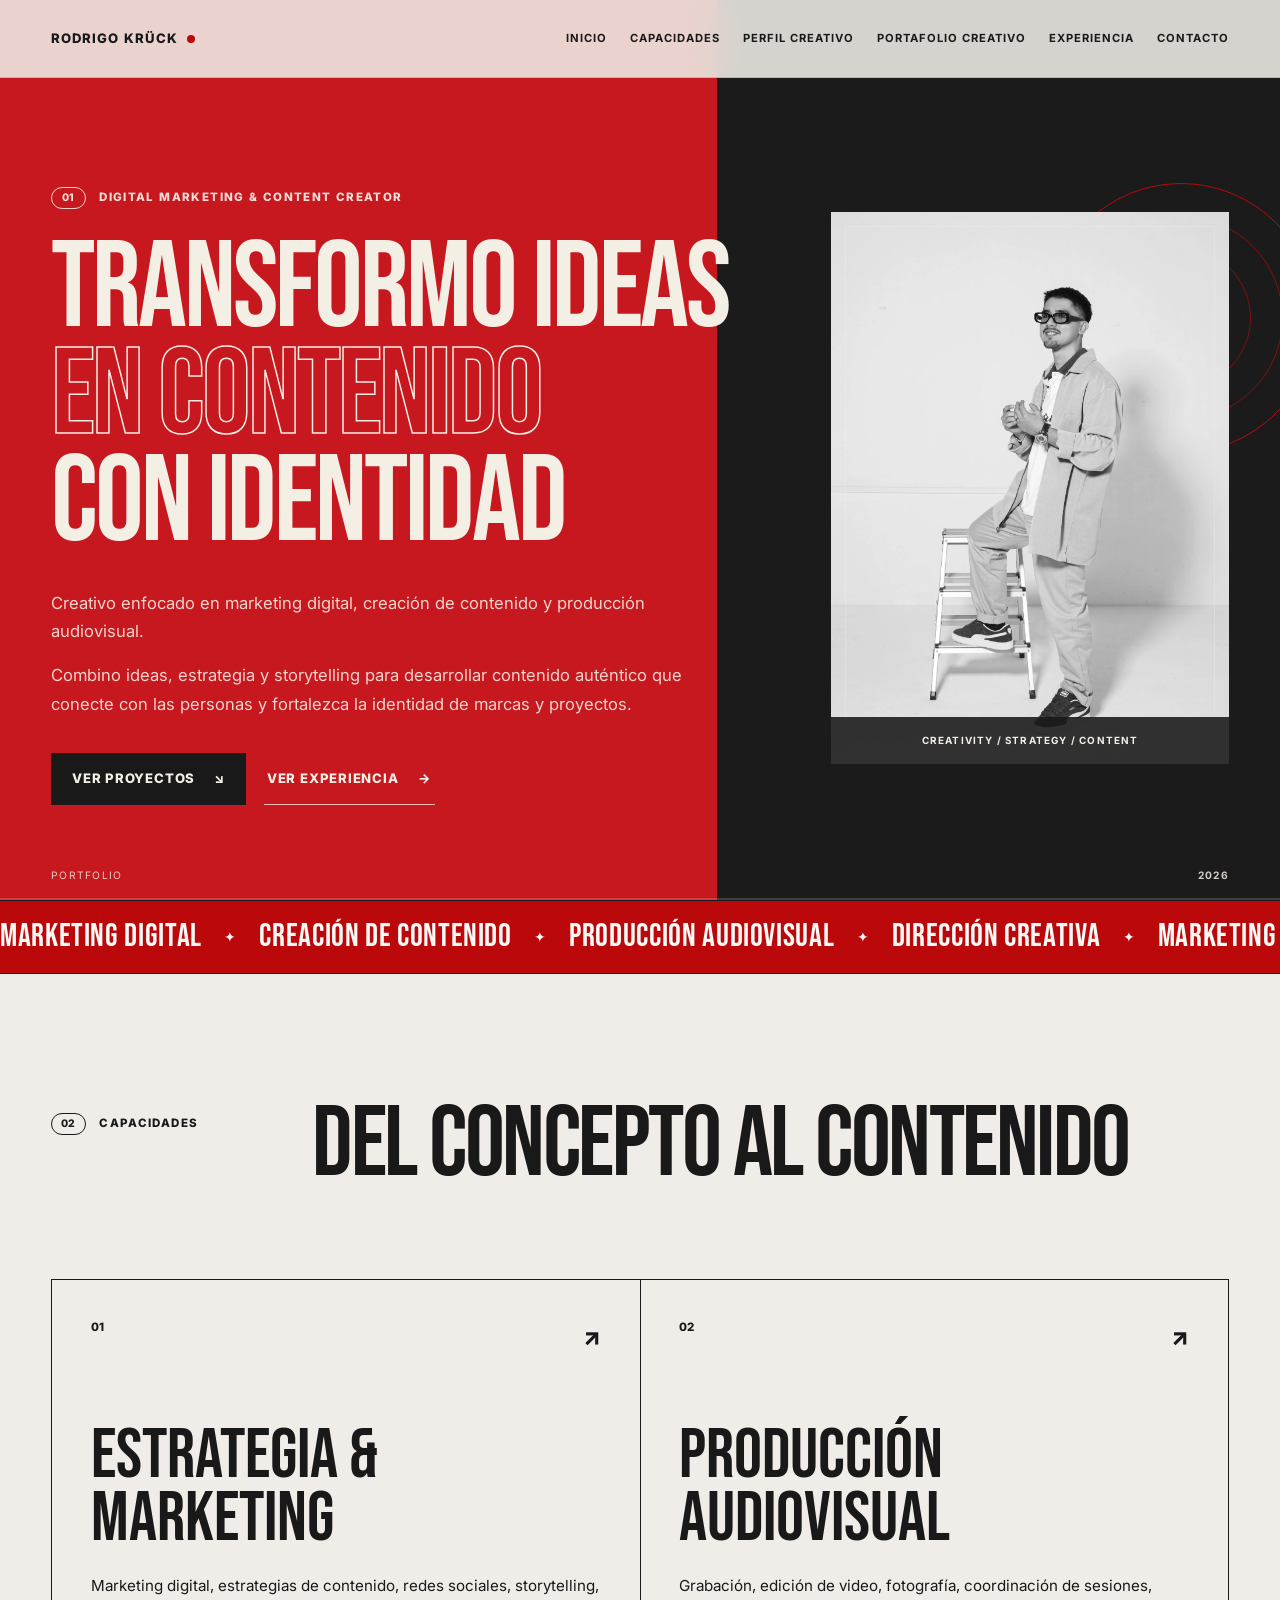
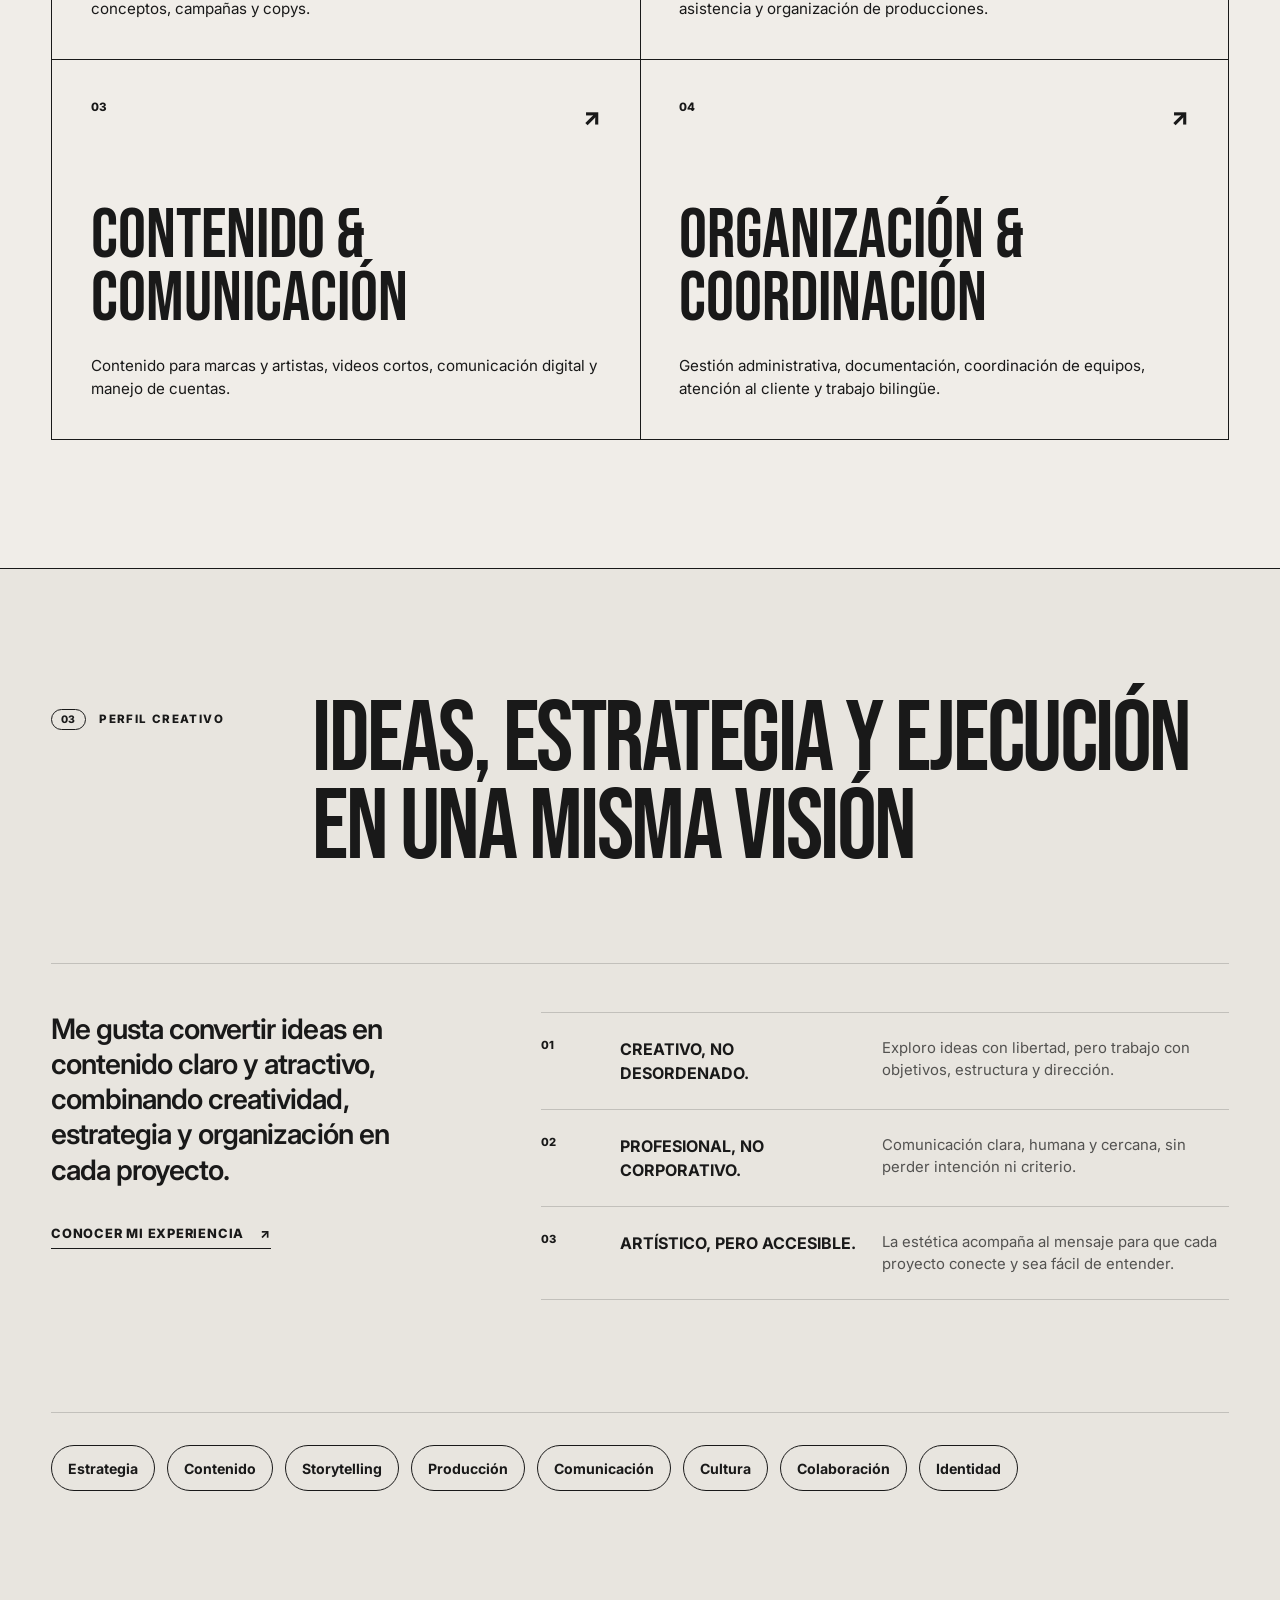
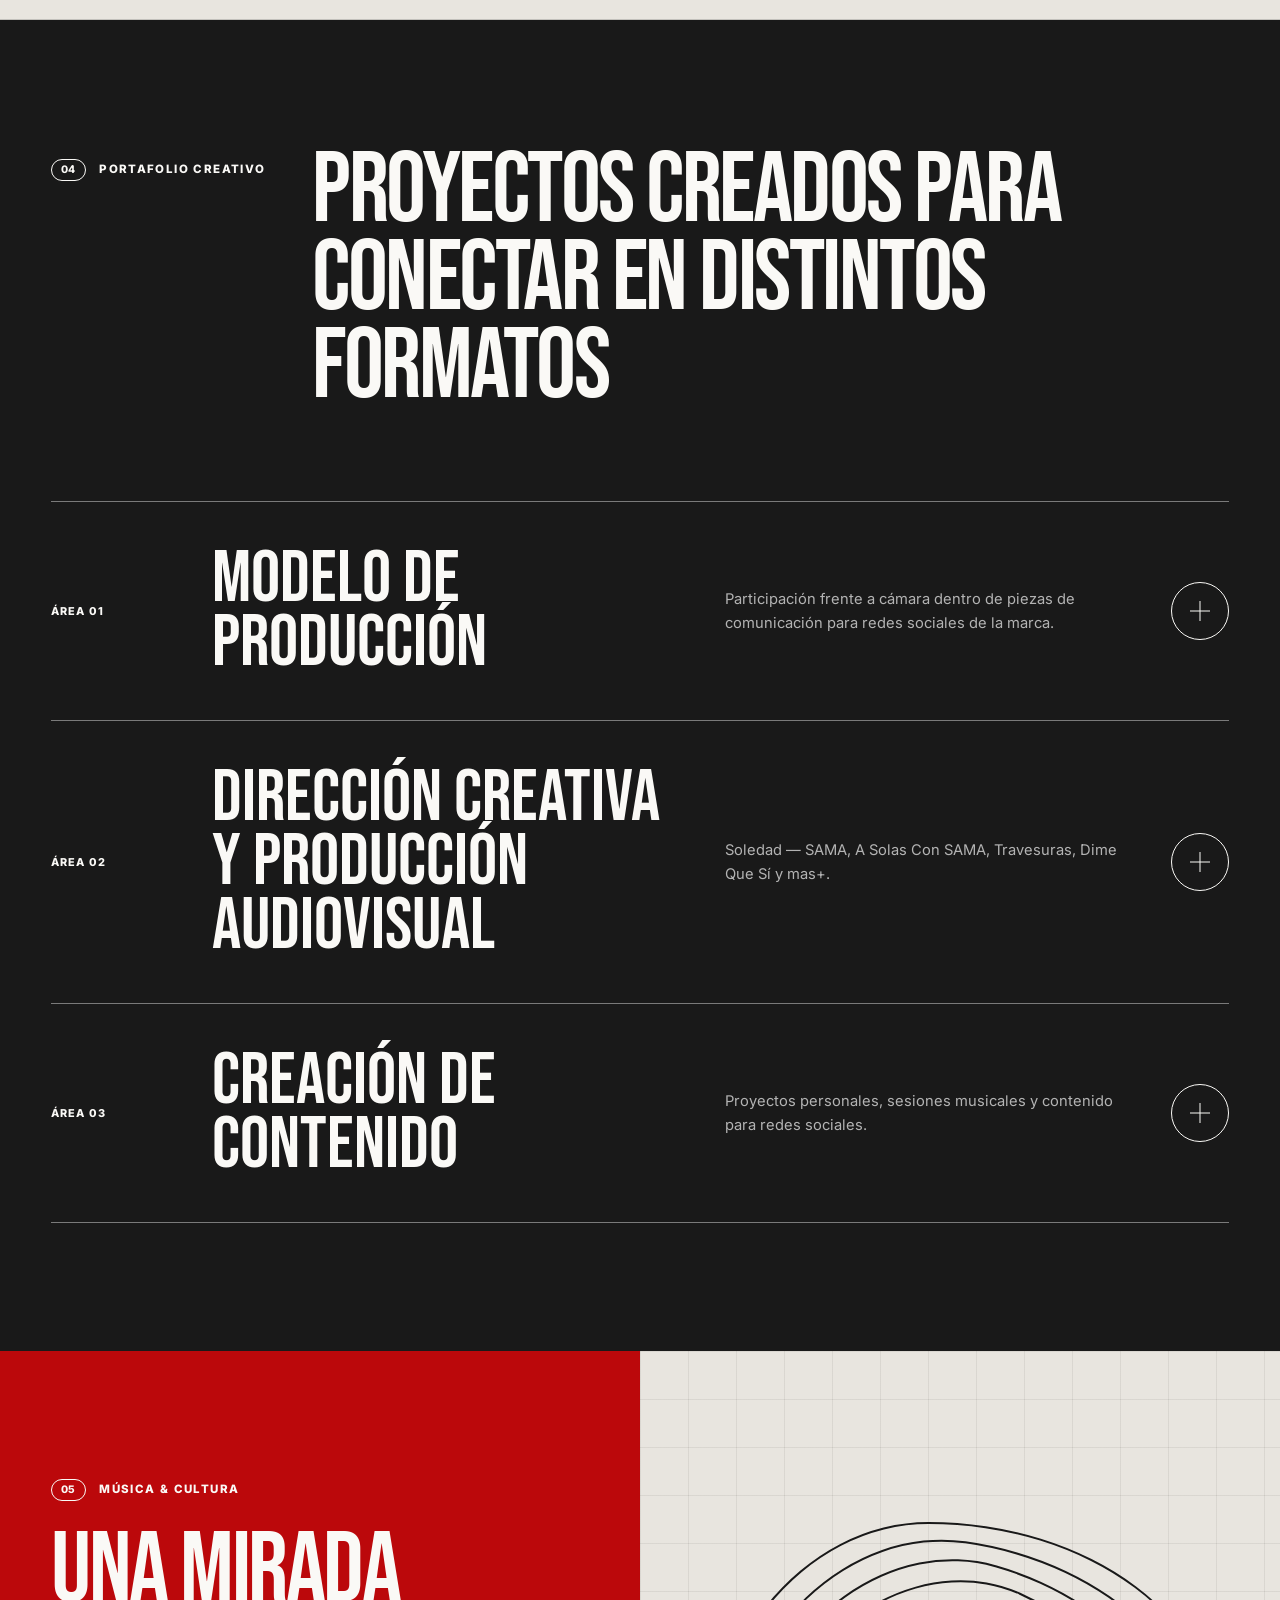
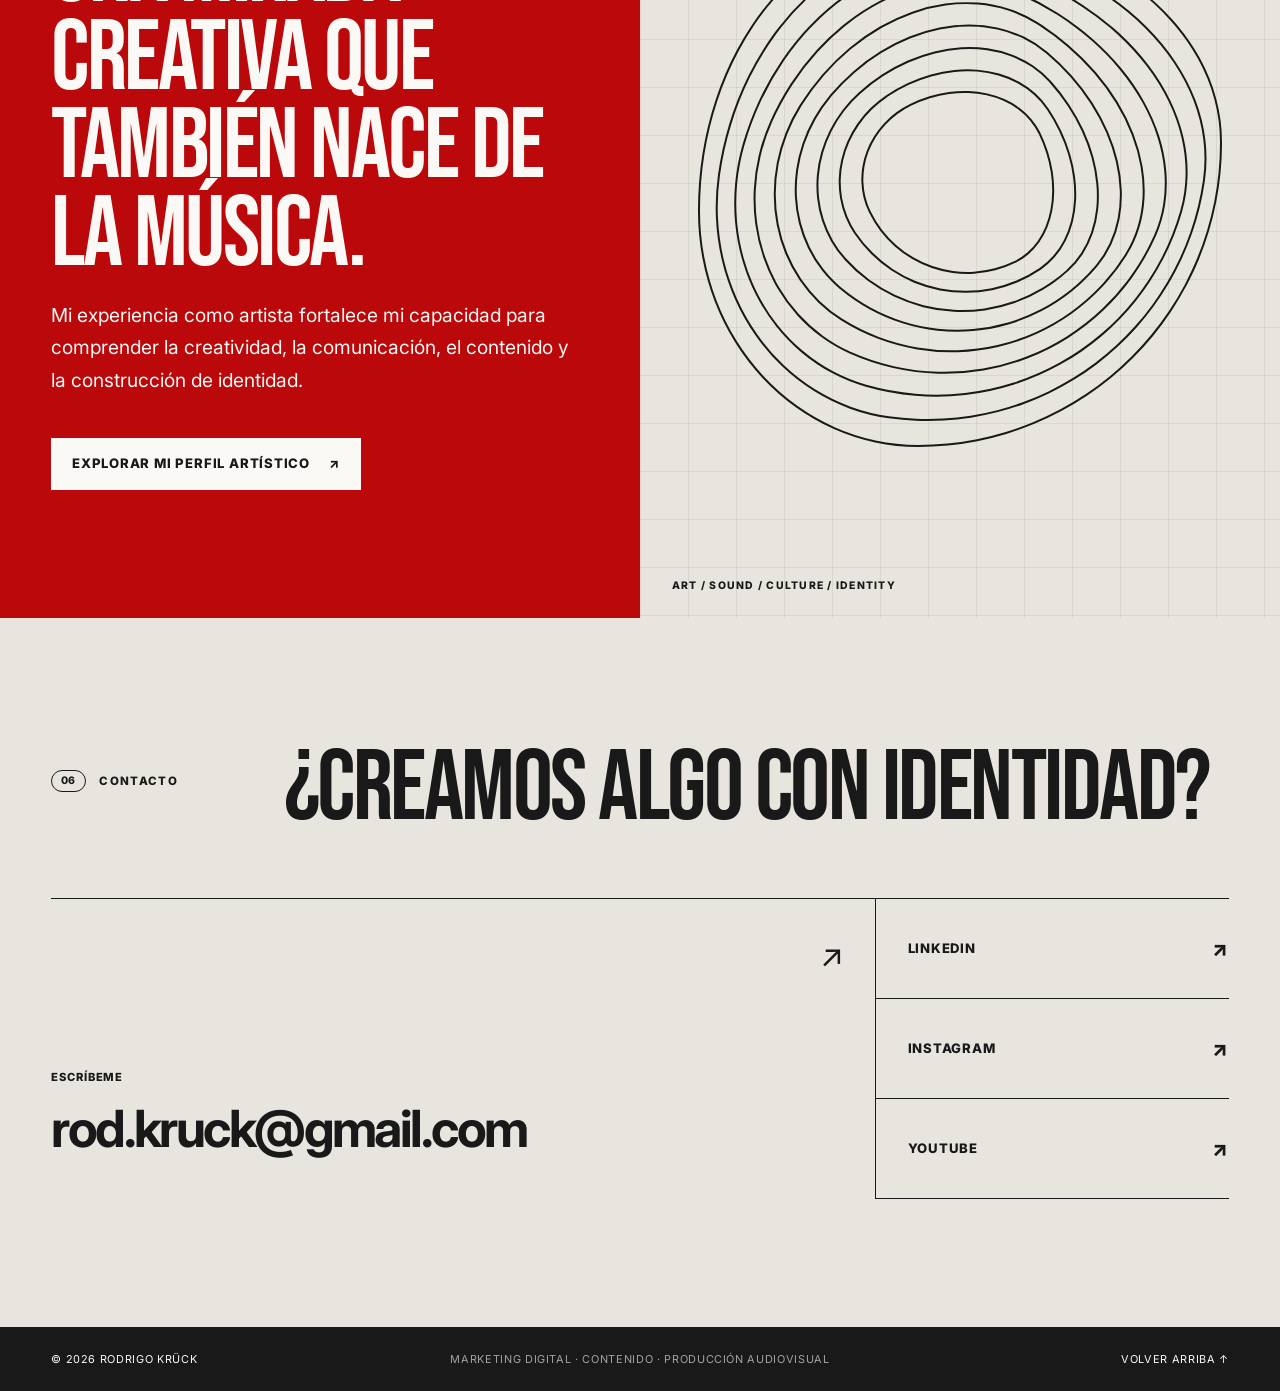
<file: index.html>
<!DOCTYPE html>

<html lang="es">
<head>
<meta charset="utf-8"/>
<meta content="width=device-width, initial-scale=1.0" name="viewport"/>
<meta content="Portafolio de Rodrigo Krück: marketing digital, creación de contenido, dirección creativa y producción audiovisual." name="description"/>
<meta content="#191919" name="theme-color"/>
<title>Rodrigo Krück — Digital Marketing &amp; Content Creator</title>
<link href="assets/favicon.svg" rel="icon" type="image/svg+xml"/>
<link href="https://fonts.googleapis.com" rel="preconnect"/>
<link crossorigin="" href="https://fonts.gstatic.com" rel="preconnect"/>
<link href="https://fonts.googleapis.com/css2?family=Bebas+Neue&amp;family=Inter:wght@400;500;600;700;800&amp;display=swap" rel="stylesheet"/>
<link href="styles.css" rel="stylesheet"/>
</head>
<body>
<a class="skip-link" href="#contenido">Saltar al contenido</a>
<header class="site-header" id="inicio">
<a aria-label="Ir al inicio" class="brand" href="#inicio">
<span>RODRIGO KRÜCK</span><i></i>
</a>
<button aria-controls="site-nav" aria-expanded="false" aria-label="Abrir menú" class="menu-button" type="button">
<span></span><span></span>
</button>
<nav aria-label="Navegación principal" class="site-nav" id="site-nav"><a href="#inicio">Inicio</a><a href="#capacidades">Capacidades</a><a href="#perfil">Perfil creativo</a><a href="#proyectos">Portafolio creativo</a><a href="experiencia.html">Experiencia</a><a href="#contacto">Contacto</a></nav>
</header>
<main id="contenido">
<section class="hero section-grid">
<div class="hero-copy reveal">
<p class="eyebrow"><span>01</span> Digital Marketing &amp; Content Creator</p>
<h1>
<span>Transformo ideas</span>
<span class="outline">en contenido</span>
<span>con identidad</span>
</h1>
<p class="hero-description"><span class="hero-description-line">Creativo enfocado en marketing digital, creación de contenido y producción audiovisual.</span><span class="hero-description-line">Combino ideas, estrategia y storytelling para desarrollar contenido auténtico que conecte con las personas y fortalezca la identidad de marcas y proyectos.</span></p>
<div class="hero-actions">
<a class="button button-primary" href="#proyectos">Ver proyectos <span>↘</span></a>
<a class="button button-text" href="experiencia.html">Ver experiencia <span>→</span></a>
</div>
</div>
<div class="hero-visual reveal">
<div class="photo-frame">
<img alt="Retrato de Rodrigo Krück" src="assets/rodrigo-profile.webp"/>
<span class="photo-label">CREATIVITY / STRATEGY / CONTENT</span>
</div>
<div aria-hidden="true" class="orbit-graphic">
<span></span><span></span><span></span><span></span>
</div>
</div>
<div aria-hidden="true" class="hero-index">
<span>PORTFOLIO</span>
<b>2026</b>
</div>
</section><div aria-hidden="true" class="marquee">
<div class="marquee-track">
<span>MARKETING DIGITAL</span><i>✦</i>
<span>CREACIÓN DE CONTENIDO</span><i>✦</i>
<span>PRODUCCIÓN AUDIOVISUAL</span><i>✦</i>
<span>DIRECCIÓN CREATIVA</span><i>✦</i>
<span>MARKETING DIGITAL</span><i>✦</i>
<span>CREACIÓN DE CONTENIDO</span><i>✦</i>
<span>PRODUCCIÓN AUDIOVISUAL</span><i>✦</i>
<span>DIRECCIÓN CREATIVA</span><i>✦</i>
</div>
</div><section class="capabilities section-pad" id="capacidades">
<div class="section-heading reveal">
<p class="eyebrow"><span>02</span> Capacidades</p>
<h2>Del concepto al contenido</h2>
</div>
<div class="capability-grid">
<article class="capability-card reveal">
<div class="card-top"><span>01</span><i>↗</i></div>
<h3>Estrategia &amp; marketing</h3>
<p>Marketing digital, estrategias de contenido, redes sociales, storytelling, conceptos, campañas y copys.</p>
</article>
<article class="capability-card reveal">
<div class="card-top"><span>02</span><i>↗</i></div>
<h3>Producción audiovisual</h3>
<p>Grabación, edición de video, fotografía, coordinación de sesiones, asistencia y organización de producciones.</p>
</article>
<article class="capability-card reveal">
<div class="card-top"><span>03</span><i>↗</i></div>
<h3>Contenido &amp; comunicación</h3>
<p>Contenido para marcas y artistas, videos cortos, comunicación digital y manejo de cuentas.</p>
</article>
<article class="capability-card reveal">
<div class="card-top"><span>04</span><i>↗</i></div>
<h3>Organización &amp; coordinación</h3>
<p>Gestión administrativa, documentación, coordinación de equipos, atención al cliente y trabajo bilingüe.</p>
</article>
</div>
</section><section class="profile section-pad" id="perfil">
<div class="section-heading reveal">
<p class="eyebrow"><span>03</span> Perfil creativo</p>
<h2>Ideas, estrategia y ejecución en una misma visión</h2>
</div>
<div class="profile-layout">
<div class="profile-statement reveal">
<p>Me gusta convertir ideas en contenido claro y atractivo, combinando creatividad, estrategia y organización en cada proyecto.</p>
<a class="inline-link" href="experiencia.html">Conocer mi experiencia <span>↗</span></a>
</div>
<div class="profile-principles reveal">
<article>
<span>01</span>
<h3>Creativo, no desordenado.</h3>
<p>Exploro ideas con libertad, pero trabajo con objetivos, estructura y dirección.</p>
</article>
<article>
<span>02</span>
<h3>Profesional, no corporativo.</h3>
<p>Comunicación clara, humana y cercana, sin perder intención ni criterio.</p>
</article>
<article>
<span>03</span>
<h3>Artístico, pero accesible.</h3>
<p>La estética acompaña al mensaje para que cada proyecto conecte y sea fácil de entender.</p>
</article>
</div>
</div>
<div aria-label="Palabras clave" class="keyword-cloud reveal">
<span>Estrategia</span>
<span>Contenido</span>
<span>Storytelling</span>
<span>Producción</span>
<span>Comunicación</span>
<span>Cultura</span>
<span>Colaboración</span>
<span>Identidad</span>
</div>
</section><section class="projects section-pad" id="proyectos">
<div class="section-heading section-heading-light reveal">
<p class="eyebrow"><span>04</span> Portafolio creativo</p>
<h2>Proyectos creados para conectar en distintos formatos</h2>
</div>
<div class="project-accordion-list"><details class="project-accordion" id="modelo-produccion"><summary class="project-accordion-button"><span class="project-accordion-copy"><span class="project-accordion-kicker">Área 01</span><strong class="project-accordion-title">Modelo de Producción</strong><span class="project-accordion-description">Participación frente a cámara dentro de piezas de comunicación para redes sociales de la marca.</span></span><span aria-hidden="true" class="project-accordion-icon"></span></summary><div class="project-accordion-panel"><div class="project-accordion-panel-inner"><article class="work-project">
<div class="work-project-head reveal">
<div>
<p class="project-number">PROYECTO / 001</p>
<p class="project-role">Modelo de producción</p>
</div>
<div>
<h3>NEQUI</h3>
<p class="work-project-description">
              Participación frente a cámara dentro de producciones pensadas para redes sociales.
            </p>
</div>
</div>
<div class="media-grid media-grid-three">
<a class="media-card reveal" href="https://www.instagram.com/p/DWM-flBlZ2O/" rel="noopener noreferrer" target="_blank">
<img alt="Portada de contenido para Nequi en una cafetería" loading="lazy" src="assets/nequi-01-cover-v4.webp"/>
<span>Pieza 01 · Instagram ↗</span>
</a>
<a class="media-card reveal" href="https://www.instagram.com/p/DT8WmnziQO3/" rel="noopener noreferrer" target="_blank">
<img alt="Portada de contenido para Nequi en un espacio interior" loading="lazy" src="assets/nequi-02-cover-v4.webp"/>
<span>Pieza 02 · Instagram ↗</span>
</a>
<a class="media-card reveal" href="https://www.instagram.com/p/DQClkzcDu2r/" rel="noopener noreferrer" target="_blank">
<img alt="Portada de contenido para Nequi en un mercado" loading="lazy" src="assets/nequi-03-cover-v4.webp"/>
<span>Pieza 03 · Instagram ↗</span>
</a>
</div>
</article><article class="work-project">
<div class="work-project-head reveal">
<div>
<p class="project-number">PROYECTO / 002</p>
<p class="project-role">Modelo de producción</p>
</div>
<div>
<h3>JETOUR</h3>
<p class="work-project-description">
              Participación frente a cámara dentro de piezas de comunicación para redes sociales de la marca.
            </p>
</div>
</div>
<div class="media-grid media-grid-three">
<a class="media-card reveal" href="https://www.instagram.com/p/DW1o5lagFX8/" rel="noopener noreferrer" target="_blank">
<img alt="Portada de contenido para Jetour frente a un vehículo" loading="lazy" src="assets/jetour-01-cover-v4.webp"/>
<span>Pieza 01 · Instagram ↗</span>
</a>
<a class="media-card reveal" href="https://www.instagram.com/p/DXNIVsSCN5n/" rel="noopener noreferrer" target="_blank">
<img alt="Detalle de vehículo Jetour" loading="lazy" src="assets/jetour-03.webp"/>
<span>Pieza 02 · Instagram ↗</span>
</a>
<a class="media-card reveal" href="https://www.instagram.com/p/DeubHaBIKMr/" rel="noopener noreferrer" target="_blank">
<img alt="Nueva portada de la pieza 03 para Jetour" loading="lazy" src="assets/jetour-02-cover-nuevo.webp"/>
<span>Pieza 03 · Instagram ↗</span>
</a>
</div>
</article><article class="work-project">
<div class="work-project-head reveal">
<div>
<p class="project-number">PROYECTO / 003</p>
<p class="project-role">Modelo de producción</p>
</div>
<div>
<h3>PATSY</h3>
<p class="work-project-description">
              Participación frente a cámara dentro de piezas de comunicación para redes sociales de la marca.
            </p>
</div>
</div>
<div class="media-grid media-grid-three patsy-centered">
<a class="media-card reveal" href="https://www.instagram.com/p/DbtopQCEhgj/" rel="noopener noreferrer" target="_blank">
<img alt="Portada de Patsy: participante tomando una bebida en una cafetería" loading="lazy" src="assets/patsy-01-cover.webp"/>
<span>Pieza 01 · Instagram ↗</span>
</a>
<a class="media-card reveal" href="https://www.instagram.com/p/DcjYsEXkaRz/" rel="noopener noreferrer" target="_blank">
<img alt="Portada de Patsy: participante con bebida y postre en una cafetería" loading="lazy" src="assets/patsy-02-cover.webp"/>
<span>Pieza 02 · Instagram ↗</span>
</a>
</div>
</article></div></div></details><details class="project-accordion" id="direccion-produccion"><summary class="project-accordion-button"><span class="project-accordion-copy"><span class="project-accordion-kicker">Área 02</span><strong class="project-accordion-title">Dirección Creativa y Producción Audiovisual</strong><span class="project-accordion-description">Soledad — SAMA, A Solas Con SAMA, Travesuras, Dime Que Sí y mas+.</span></span><span aria-hidden="true" class="project-accordion-icon"></span></summary><div class="project-accordion-panel"><div class="project-accordion-panel-inner"><article class="work-project">
<div class="work-project-head reveal">
<div>
<p class="project-number">PROYECTO / 004</p>
<p class="project-role">Dirección creativa</p>
</div>
<div>
<h3>SOLEDAD — SAMA</h3>
<p class="work-project-description">
              Dirección creativa para el lanzamiento del sencillo “Soledad”, integrando concepto,
              contenido audiovisual y sesión fotográfica.
            </p>
</div>
</div>
<div class="media-grid media-grid-three">
<a class="media-card reveal" href="https://www.instagram.com/p/DUqe2SujhdC/" rel="noopener noreferrer" target="_blank">
<img alt="Portada del lanzamiento del sencillo Soledad" loading="lazy" src="assets/soledad-01-cover-v4.webp"/>
<span>Pieza 01 · Instagram ↗</span>
</a>
<a class="media-card reveal" href="https://www.instagram.com/p/DWAj0lrFmwL/?img_index=1" rel="noopener noreferrer" target="_blank">
<img alt="Photoshoot para el sencillo Soledad" loading="lazy" src="assets/soledad-03.webp"/>
<span>Photoshoot · Instagram ↗</span>
</a>
<a class="media-card reveal" href="https://www.instagram.com/p/DW7baRuhvms/" rel="noopener noreferrer" target="_blank">
<img alt="Portada de la presentación musical del sencillo Soledad" loading="lazy" src="assets/soledad-03-cover-v4.webp"/>
<span>Pieza 03 · Instagram ↗</span>
</a>
</div>
</article><article class="work-project">
<div class="work-project-head reveal">
<div>
<p class="project-number">PROYECTO / 005</p>
<p class="project-role">Dirección creativa y producción audiovisual</p>
</div>
<div>
<h3>A SOLAS CON SAMA</h3>
<p class="work-project-description">
        Dirección creativa integral de “A Solas Con SAMA: a mi tus visitas me ponen más triste”, incluyendo styling, montaje del escenario, grabación de sonido en vivo, filmación y edición.
      </p>
</div>
</div>
<div class="media-grid media-grid-three">
<a class="media-card reveal" href="https://www.instagram.com/p/DchqbjNFuDA/?img_index=1" rel="noopener noreferrer" target="_blank">
<img alt="Portada de A Solas Con SAMA, pieza 01" loading="lazy" src="assets/a-solas-con-sama-01.webp"/>
<span>Pieza 01 · Instagram ↗</span>
</a>
<a class="media-card reveal" href="https://www.instagram.com/p/Dcuibj7Rmv9/" rel="noopener noreferrer" target="_blank">
<img alt="Portada de A Solas Con SAMA, pieza 02" loading="lazy" src="assets/a-solas-con-sama-02.webp"/>
<span>Pieza 02 · Instagram ↗</span>
</a>
<a class="media-card reveal" href="https://www.instagram.com/p/DchqbjNFuDA/?img_index=2" rel="noopener noreferrer" target="_blank">
<img alt="Portada de A Solas Con SAMA, pieza 03" loading="lazy" src="assets/a-solas-con-sama-03.webp"/>
<span>Pieza 03 · Instagram ↗</span>
</a>
</div>
</article><article class="work-project">
<div class="work-project-head reveal">
<div>
<p class="project-number">PROYECTO / 006</p>
<p class="project-role">Coordinación y dirección creativa</p>
</div>
<div>
<h3>TRAVESURAS</h3>
<p class="work-project-description">
              Coordinación y dirección creativa del lanzamiento, video oficial y sesión fotográfica
              del sencillo “Travesuras”.
            </p>
</div>
</div>
<div class="single-video-cover-wrap">
<a aria-label="Ver el video oficial de Travesuras en YouTube" class="media-card single-video-cover reveal" href="https://www.youtube.com/watch?v=nlf8rVLHIl0" rel="noopener noreferrer" target="_blank">
<img alt="Portada del video oficial Travesuras" loading="lazy" src="assets/travesuras-video-cover-v4.webp"/>
</a>
</div>
<div class="media-grid media-grid-three media-grid-spaced">
<a class="media-card reveal" href="https://www.instagram.com/p/DQVP78MkVNA/?img_index=1" rel="noopener noreferrer" target="_blank">
<img alt="Retrato de la sesión fotográfica de Travesuras" loading="lazy" src="assets/travesuras-01-v3.webp"/>
<span>Photoshoot 01 · Instagram ↗</span>
</a>
<a class="media-card reveal" href="https://www.instagram.com/p/DQVP78MkVNA/?img_index=1" rel="noopener noreferrer" target="_blank">
<img alt="Segundo retrato de la sesión fotográfica de Travesuras" loading="lazy" src="assets/travesuras-02-v3.webp"/>
<span>Photoshoot 02 · Instagram ↗</span>
</a>
<a class="media-card reveal" href="https://www.instagram.com/p/DQVP78MkVNA/?img_index=1" rel="noopener noreferrer" target="_blank">
<img alt="Retrato de cuerpo completo de la sesión Travesuras" loading="lazy" src="assets/travesuras-03-v3.webp"/>
<span>Photoshoot 03 · Instagram ↗</span>
</a>
</div>
</article><article class="work-project">
<div class="work-project-head reveal">
<div>
<p class="project-number">PROYECTO / 007</p>
<p class="project-role">Dirección creativa, coordinación y producción de video</p>
</div>
<div>
<h3>DIME QUE SÍ</h3>
<p class="work-project-description">
              Desarrollo creativo y coordinación de la producción audiovisual para el sencillo “Dime Que Sí”.
            </p>
</div>
</div>
<div class="stacked-video-covers">
<a class="media-card stacked-video-cover reveal" href="https://www.youtube.com/watch?v=4uYKEJ85nts&amp;list=RD4uYKEJ85nts&amp;start_radio=1" rel="noopener noreferrer" target="_blank">
<img alt="Portada del video oficial Dime Que Sí" loading="lazy" src="assets/dime-que-si-video-cover-v4.webp"/>
<span><b class="play-mark">▶</b> Video oficial · YouTube ↗</span>
</a>
<a class="media-card stacked-video-cover reveal" href="https://www.instagram.com/p/DW7f1ibkkGb/" rel="noopener noreferrer" target="_blank">
<img alt="Portada del Making Of de Dime Que Sí" loading="lazy" src="assets/dime-que-si-making-of-cover-v4.webp"/>
<span>Making Of · Instagram ↗</span>
</a>
</div>
</article>
<article class="work-project">
<div class="work-project-head reveal">
<div>
<p class="project-number">PROYECTO / 008</p>
<p class="project-role">Dirección creativa y producción audiovisual</p>
</div>
<div>
<h3>mas+</h3>
<p class="work-project-description">
              Participación en la dirección creativa y creación audiovisual del sencillo “mas+”, combinando
              imagen y video real con inteligencia artificial. El lanzamiento incluyó una campaña de pauta en redes sociales.
            </p>
</div>
</div>
<div class="stacked-video-covers">
<a class="media-card stacked-video-cover reveal" href="https://www.youtube.com/watch?v=USZ4nu2ZaxE&amp;list=RDUSZ4nu2ZaxE&amp;start_radio=1" rel="noopener noreferrer" target="_blank">
<img alt="Portada del video oficial de mas+" loading="lazy" src="assets/mas-plus-video-oficial-cover.webp"/>
<span><b class="play-mark">▶</b> Video oficial · YouTube ↗</span>
</a>
<a class="media-card stacked-video-cover reveal" href="https://www.youtube.com/watch?v=lR07WezxowI&amp;t=4s" rel="noopener noreferrer" target="_blank">
<img alt="Portada mejorada de la pieza 02 de mas+" loading="lazy" src="assets/mas-plus-pieza-02-cover.webp"/>
<span><b class="play-mark">▶</b> Pieza 02 · YouTube ↗</span>
</a>
</div>
</article></div></div></details><details class="project-accordion" id="creacion-contenido"><summary class="project-accordion-button"><span class="project-accordion-copy"><span class="project-accordion-kicker">Área 03</span><strong class="project-accordion-title">Creación de Contenido</strong><span class="project-accordion-description">Proyectos personales, sesiones musicales y contenido para redes sociales.</span></span><span aria-hidden="true" class="project-accordion-icon"></span></summary><div class="project-accordion-panel"><div class="project-accordion-panel-inner"><article class="work-project">
<div class="work-project-head reveal">
<div>
<p class="project-number">PROYECTO / 009</p>
<p class="project-role">Creación de contenido</p>
</div>
<div>
<h3>CONTENIDO PERSONAL</h3>
<p class="work-project-description">
              Exploración de formatos cotidianos, musicales y visuales para construir una comunicación
              auténtica alrededor de mi identidad artística.
            </p>
</div>
</div>
<div class="personal-content-grid">
<a class="media-card reveal" href="https://www.instagram.com/p/DVPY53uFt9T/" rel="noopener noreferrer" target="_blank">
<img alt="Portada de Session número tres" loading="lazy" src="assets/personal-content-cover-03-v3.webp"/>
<span>Pieza 01 · Instagram ↗</span>
</a>
<a class="media-card reveal" href="https://www.instagram.com/p/Db7UUvDFSN3/?img_index=1" rel="noopener noreferrer" target="_blank">
<img alt="Portada de Contenido Personal, pieza 02 ajustada" loading="lazy" src="assets/contenido-personal-pieza-02-ajustada.webp"/>
<span>Pieza 02 · Instagram ↗</span>
</a>
<a class="media-card reveal" href="https://www.instagram.com/p/DdXoljgSlPy/" rel="noopener noreferrer" target="_blank">
<img alt="Portada de Contenido Personal, pieza 03" loading="lazy" src="assets/contenido-personal-pieza-03-nueva.webp"/>
<span>Pieza 03 · Instagram ↗</span>
</a>
</div>
<div class="media-grid media-grid-three media-grid-spaced">
<a class="media-card reveal" href="https://www.instagram.com/p/DUHXw9qjJOc/?img_index=1" rel="noopener noreferrer" target="_blank">
<img alt="Retrato de photoshoot personal" loading="lazy" src="assets/personal-photoshoot-01-v3.webp"/>
<span>Photoshoot 01 · Instagram ↗</span>
</a>
<a class="media-card reveal" href="https://www.instagram.com/p/DUHXw9qjJOc/?img_index=1" rel="noopener noreferrer" target="_blank">
<img alt="Retrato con lentes de photoshoot personal" loading="lazy" src="assets/personal-photoshoot-02-v3.webp"/>
<span>Photoshoot 02 · Instagram ↗</span>
</a>
<a class="media-card reveal" href="https://www.instagram.com/p/DUHXw9qjJOc/?img_index=1" rel="noopener noreferrer" target="_blank">
<img alt="Retrato de cuerpo completo de photoshoot personal" loading="lazy" src="assets/personal-photoshoot-03-v3.webp"/>
<span>Photoshoot 03 · Instagram ↗</span>
</a>
</div>
</article>
<article class="work-project">
<div class="work-project-head reveal">
<div>
<p class="project-number">PROYECTO / 010</p>
<p class="project-role">Producción audiovisual y creación de contenido</p>
</div>
<div>
<h3>RUBÉN ALEJANDRO</h3>
<p class="work-project-description">Producción audiovisual para Rubén Alejandro mediante grabación de video en tiempo real con fondo verde. El material se entregó para su posterior procesamiento con inteligencia artificial, transformando ambientaciones y vestuarios.</p>
</div>
</div>
<div class="media-grid media-grid-three">
<a class="media-card reveal" href="https://www.instagram.com/p/Dc2MIPwxgGU/" rel="noopener noreferrer" target="_blank">
<img alt="Rubén Alejandro: portada de la pieza 01 de producción audiovisual" loading="lazy" src="assets/ruben-alejandro-pieza-01.webp"/>
<span>Pieza 01 · Instagram ↗</span>
</a>
<a class="media-card reveal" href="https://www.instagram.com/p/Dd4_oAVRtJS/" rel="noopener noreferrer" target="_blank">
<img alt="Rubén Alejandro: portada de la pieza 02, aprendizaje" loading="lazy" src="assets/ruben-alejandro-pieza-02.webp"/>
<span>Pieza 02 · Instagram ↗</span>
</a>
<a class="media-card reveal" href="https://www.instagram.com/p/DeamPOBx0y5/" rel="noopener noreferrer" target="_blank">
<img alt="Rubén Alejandro: portada de la pieza 03, la creatividad" loading="lazy" src="assets/ruben-alejandro-pieza-03.webp"/>
<span>Pieza 03 · Instagram ↗</span>
</a>
</div>
</article><article class="work-project work-project-last">
<div class="work-project-head reveal">
<div>
<p class="project-number">PROYECTO / 011</p>
<p class="project-role">Producción audiovisual y creación de contenido</p>
</div>
<div>
<h3>VENTO</h3>
<p class="work-project-description">
        Proyecto desarrollado a través de la productora ALEF para contenido orgánico de la marca VENTO. Participé en la grabación y edición de las piezas de video.
      </p>
</div>
</div>
<div class="media-grid media-grid-three">
<a class="media-card reveal" href="https://www.instagram.com/p/DefFaG2Ffpx/" rel="noopener noreferrer" target="_blank">
<img alt="VENTO: portada de la pieza 01" loading="lazy" src="assets/vento-pieza-01.webp"/>
<span>Pieza 01 · Instagram ↗</span>
</a>
<a class="media-card reveal" href="https://www.instagram.com/p/DePorhPjBoT/" rel="noopener noreferrer" target="_blank">
<img alt="VENTO: portada de la pieza 02" loading="lazy" src="assets/vento-pieza-02.webp"/>
<span>Pieza 02 · Instagram ↗</span>
</a>
<a class="media-card reveal" href="https://www.instagram.com/p/DeH6TYtgQgS/" rel="noopener noreferrer" target="_blank">
<img alt="VENTO: portada de la pieza 03" loading="lazy" src="assets/vento-pieza-03.webp"/>
<span>Pieza 03 · Instagram ↗</span>
</a>
</div>
</article></div></div></details></div></section><section class="music-section" id="musica">
<div class="music-copy section-pad reveal">
<p class="eyebrow"><span>05</span> Música &amp; cultura</p>
<h2>Una mirada creativa que también nace de la música.</h2>
<p>
          Mi experiencia como artista fortalece mi capacidad para comprender la creatividad,
          la comunicación, el contenido y la construcción de identidad.
        </p>
<a aria-label="Explorar el perfil artístico de Rodrigo Krück en Instagram" class="button button-light" href="https://www.instagram.com/rodri.kruck/" rel="noopener noreferrer" target="_blank">
          Explorar mi perfil artístico <span>↗</span>
</a>
</div>
<div aria-hidden="true" class="wave-panel">
<div class="wave-lines">
<span></span><span></span><span></span><span></span><span></span>
<span></span><span></span><span></span><span></span>
</div>
<p>ART / SOUND / CULTURE / IDENTITY</p>
</div>
</section><section class="contact section-pad" id="contacto">
<div class="contact-top reveal">
<p class="eyebrow"><span>06</span> Contacto</p>
<h2>¿Creamos algo con identidad?</h2>
</div>
<div class="contact-grid">
<a class="contact-email reveal" href="mailto:rod.kruck@gmail.com">
<span>Escríbeme</span>
<strong>rod.kruck@gmail.com</strong>
<i>↗</i>
</a>
<div class="social-links reveal">
<a href="https://www.linkedin.com/in/rodrigo-kr%C3%BCck-1907473b5/" rel="noopener noreferrer" target="_blank">
<span>LinkedIn</span><i>↗</i>
</a>
<a href="https://www.instagram.com/rodri.kruck/" rel="noopener noreferrer" target="_blank">
<span>Instagram</span><i>↗</i>
</a>
<a href="https://www.youtube.com/@RodriKr%C3%BCck" rel="noopener noreferrer" target="_blank">
<span>YouTube</span><i>↗</i>
</a>
</div>
</div>
</section></main>
<footer class="site-footer">
<p>© <span id="year"></span> Rodrigo Krück</p>
<p>Marketing digital · Contenido · Producción audiovisual</p>
<a href="#inicio">Volver arriba ↑</a>
</footer>
<script src="script.js"></script>
</body>
</html>
</file>
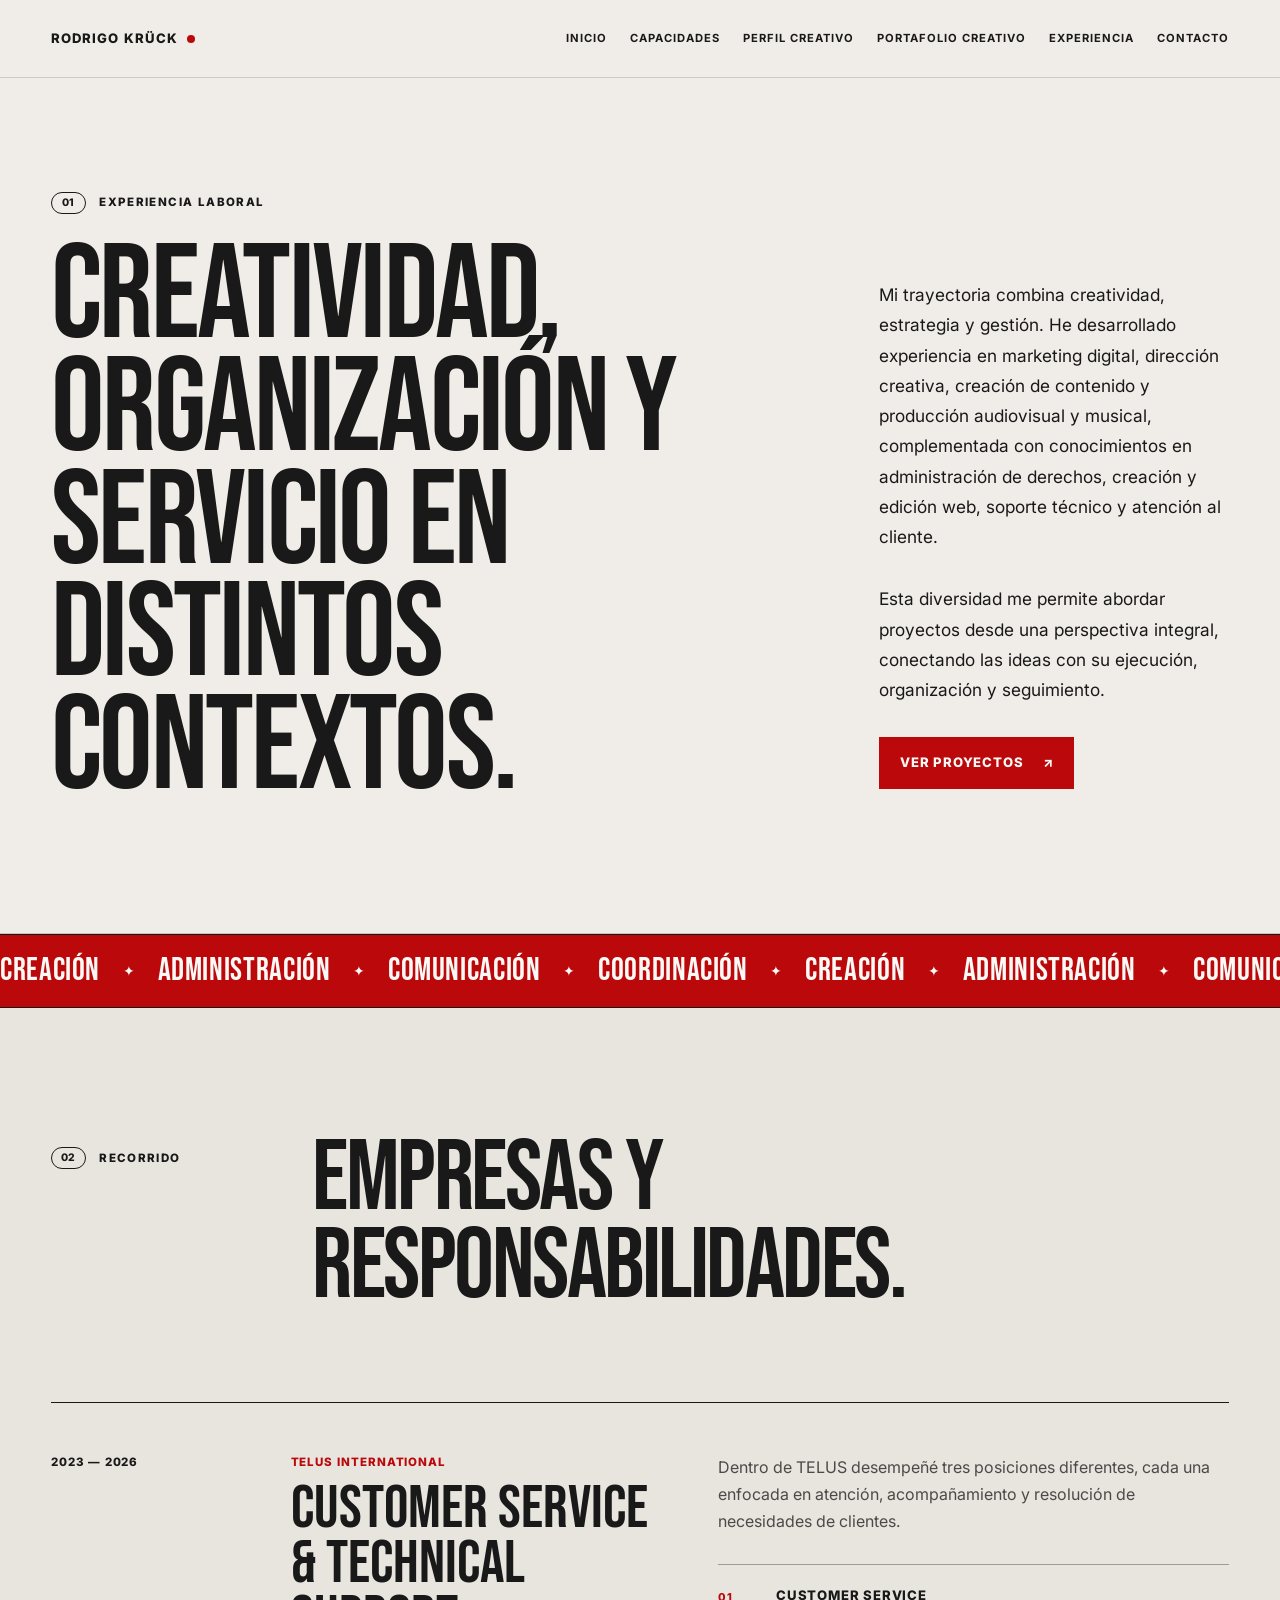
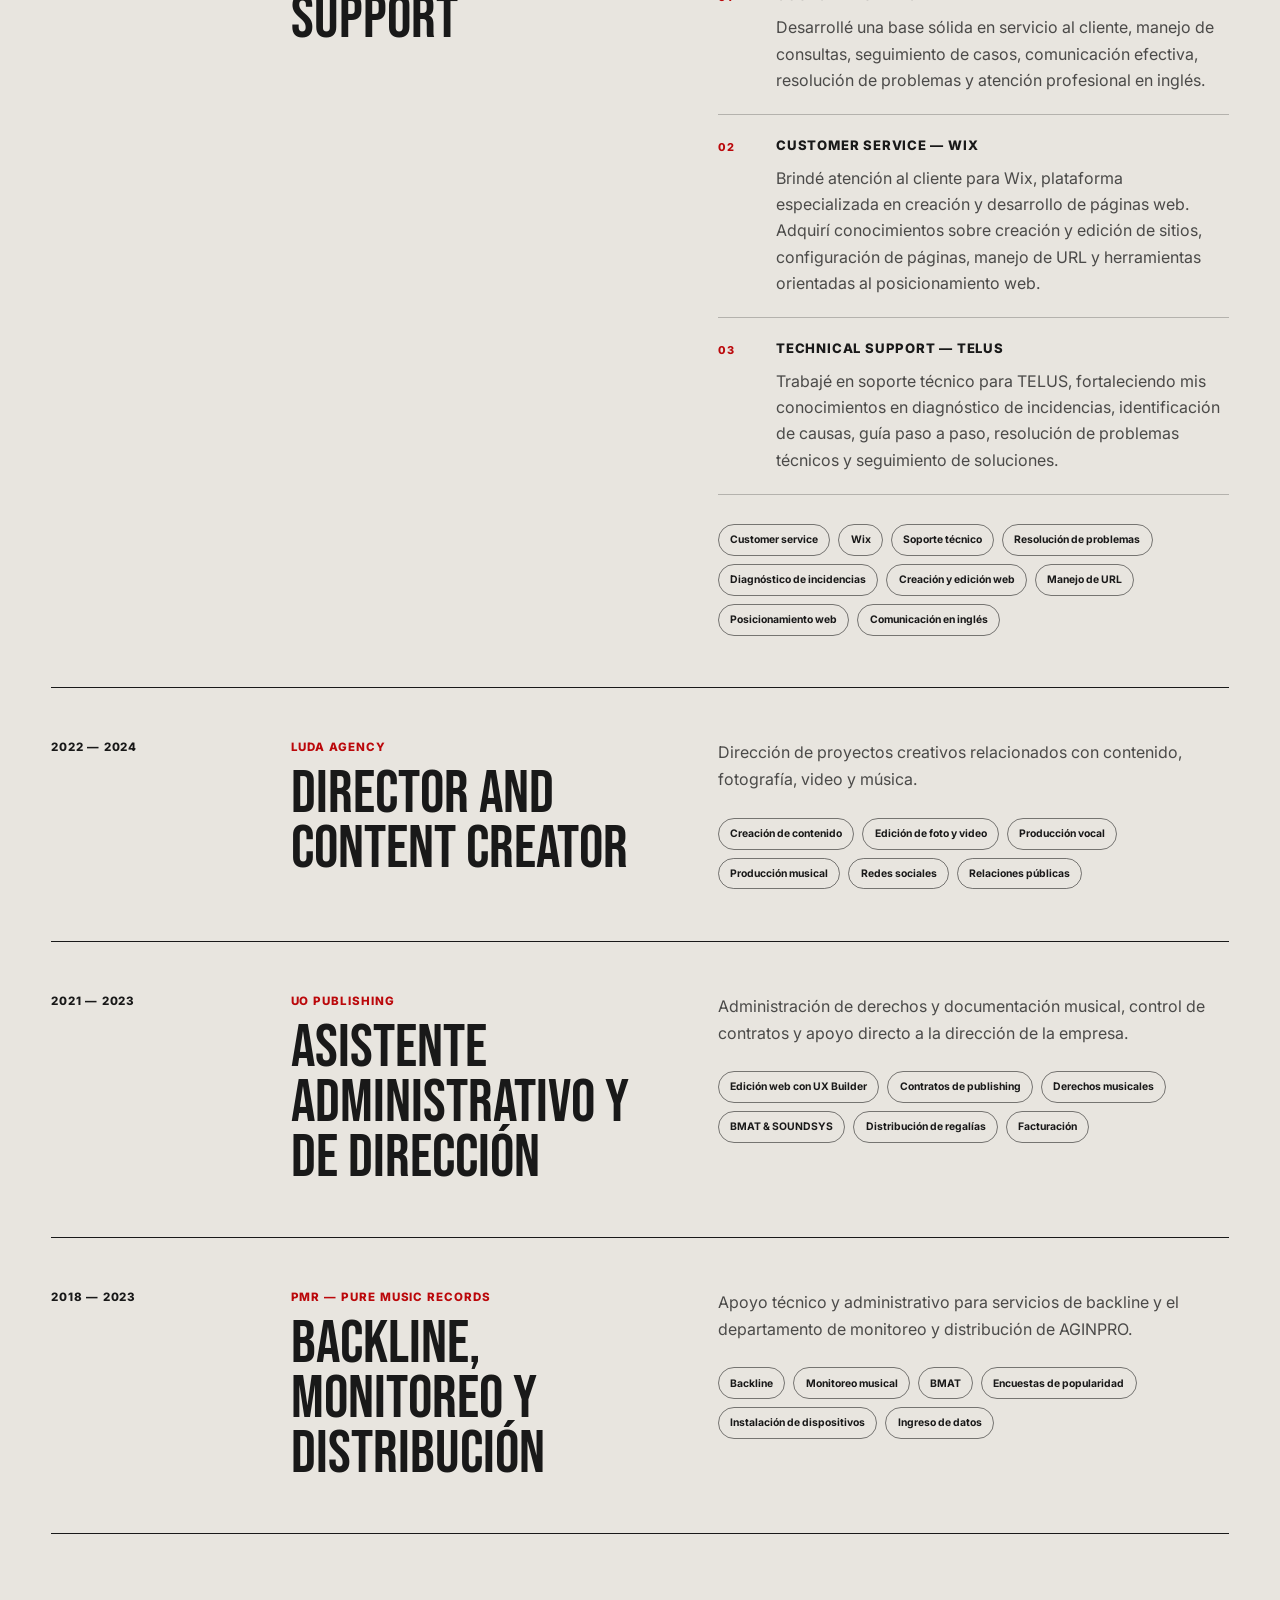
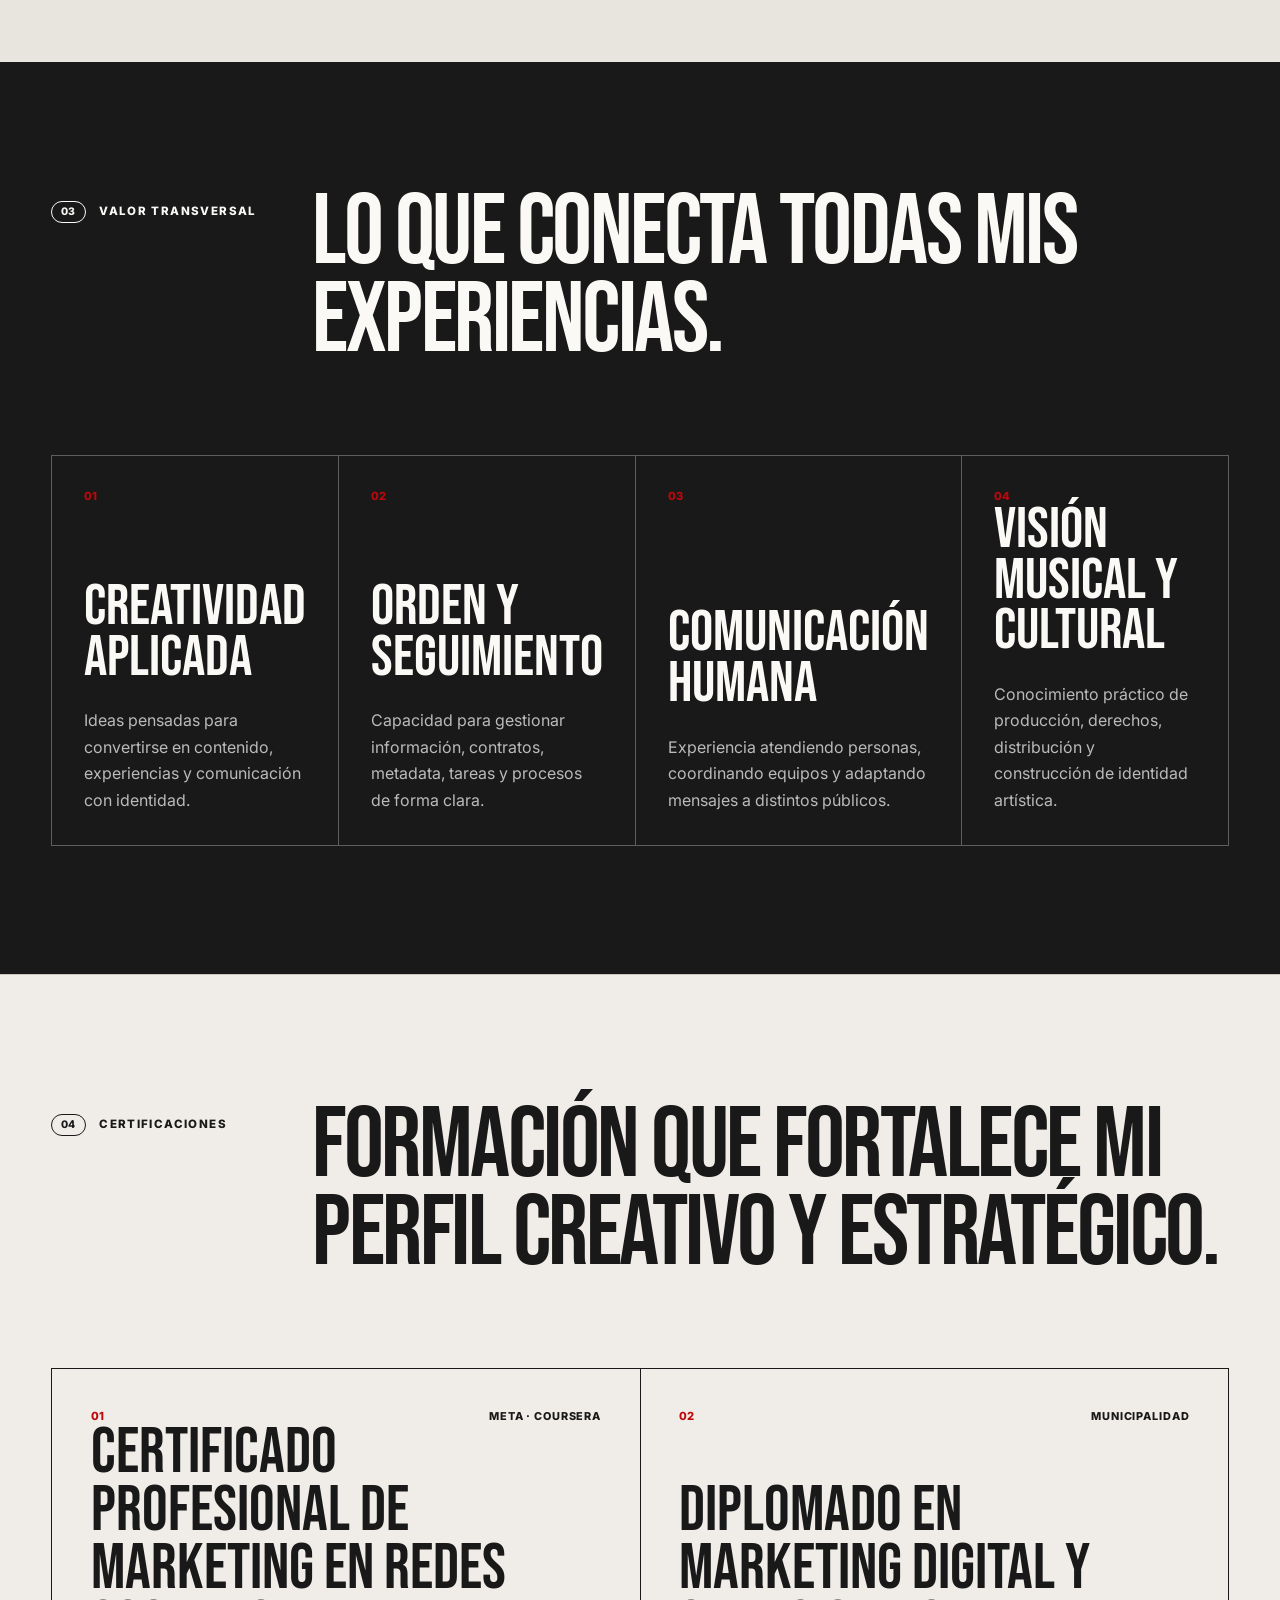
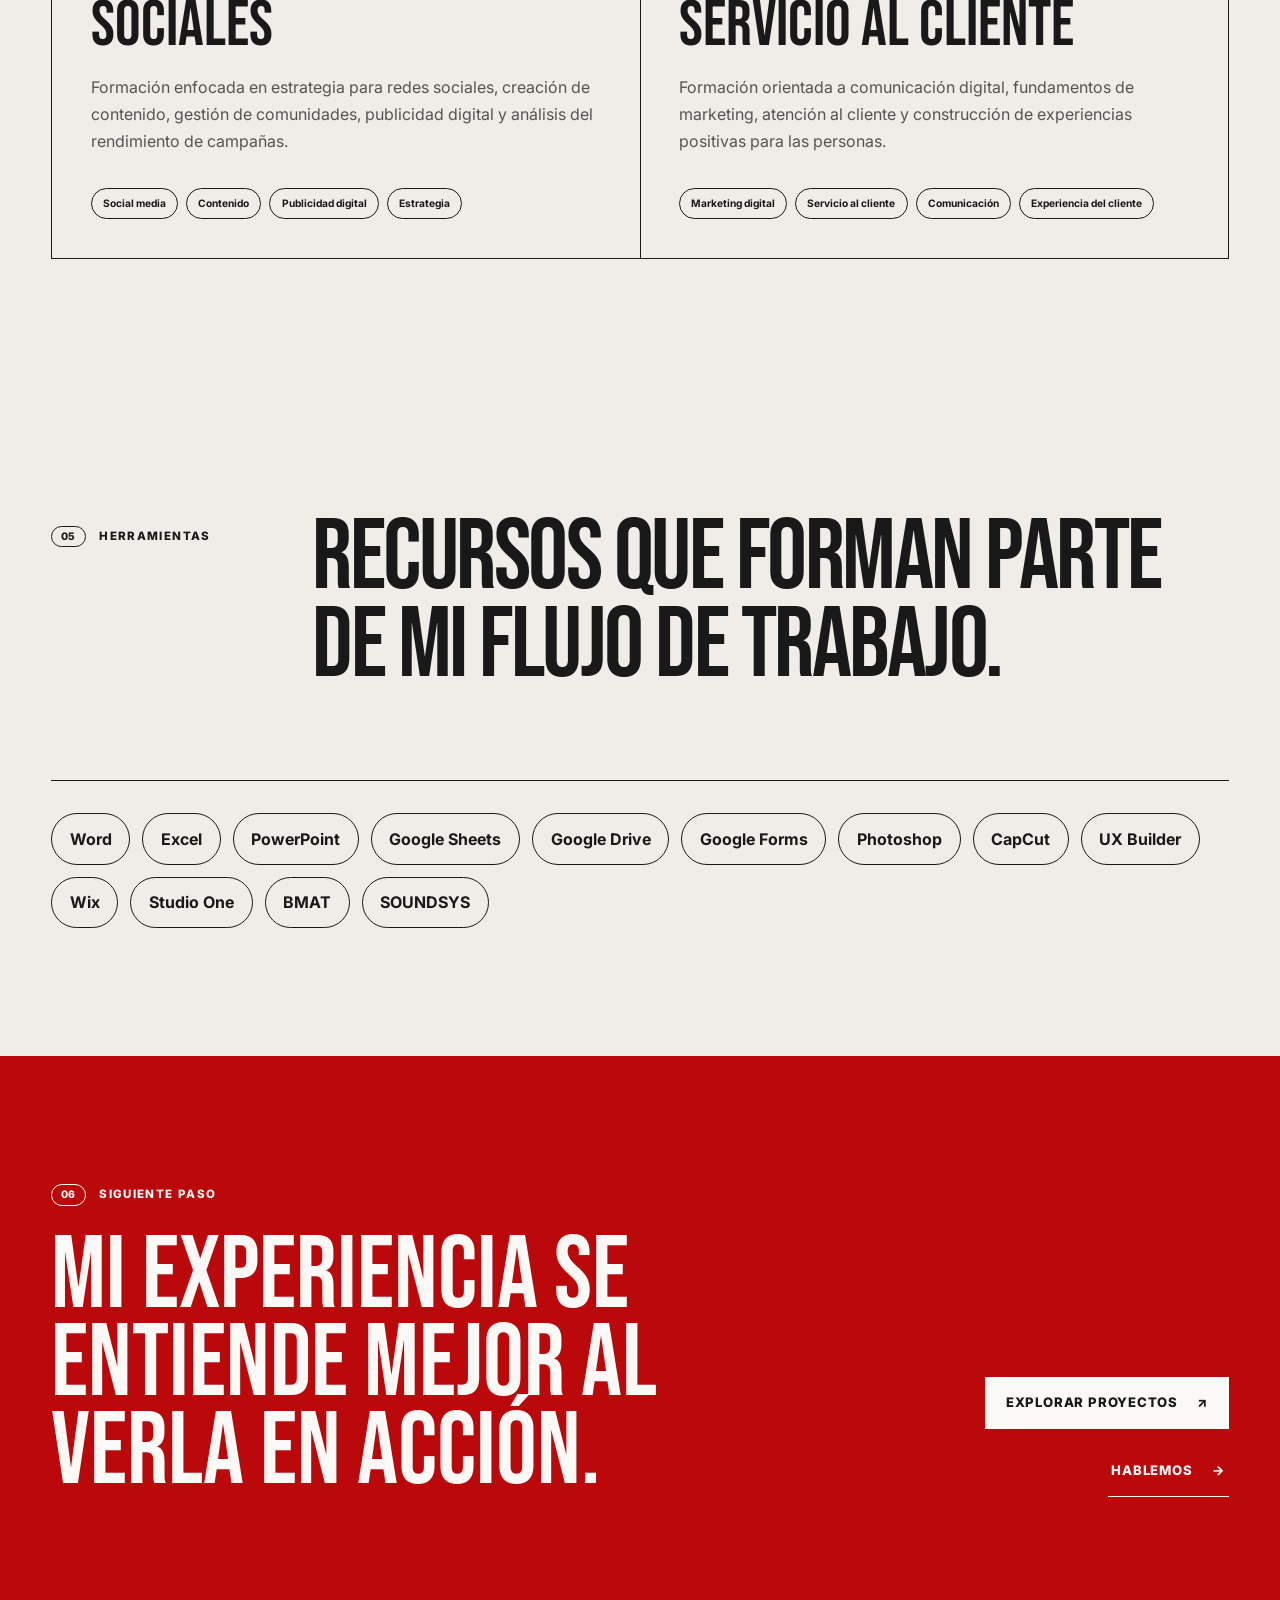
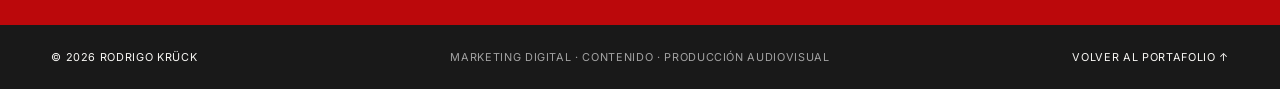
<file: experiencia.html>
<!DOCTYPE html>

<html lang="es">
<head>
<meta charset="utf-8"/>
<meta content="width=device-width, initial-scale=1.0" name="viewport"/>
<meta content="Experiencia laboral de Rodrigo Krück en contenido, producción, música, administración y servicio al cliente." name="description"/>
<meta content="#191919" name="theme-color"/>
<title>Experiencia — Rodrigo Krück</title>
<link href="assets/favicon.svg" rel="icon" type="image/svg+xml"/>
<link href="https://fonts.googleapis.com" rel="preconnect"/>
<link crossorigin="" href="https://fonts.gstatic.com" rel="preconnect"/>
<link href="https://fonts.googleapis.com/css2?family=Bebas+Neue&amp;family=Inter:wght@400;500;600;700;800&amp;display=swap" rel="stylesheet"/>
<link href="styles.css" rel="stylesheet"/>
</head>
<body class="experience-page">
<a class="skip-link" href="#contenido">Saltar al contenido</a>
<header class="site-header" id="inicio">
<a aria-label="Volver al portafolio" class="brand" href="index.html">
<span>RODRIGO KRÜCK</span><i></i>
</a>
<button aria-controls="site-nav" aria-expanded="false" aria-label="Abrir menú" class="menu-button" type="button">
<span></span><span></span>
</button>
<nav aria-label="Navegación principal" class="site-nav" id="site-nav"><a href="index.html#inicio">Inicio</a><a href="index.html#capacidades">Capacidades</a><a href="index.html#perfil">Perfil creativo</a><a href="index.html#proyectos">Portafolio creativo</a><a href="#experiencia">Experiencia</a><a href="index.html#contacto">Contacto</a></nav>
</header>
<main id="contenido">
<section class="experience-hero section-pad" id="experiencia">
<div class="experience-hero-grid">
<div class="reveal">
<p class="eyebrow"><span>01</span> Experiencia laboral</p>
<h1>Creatividad, organización y servicio en distintos contextos.</h1>
</div>
<div class="experience-hero-copy reveal">
<p>
            Mi trayectoria combina creatividad, estrategia y gestión. He desarrollado experiencia en marketing digital,
            dirección creativa, creación de contenido y producción audiovisual y musical, complementada con conocimientos
            en administración de derechos, creación y edición web, soporte técnico y atención al cliente.
          </p>
<p>
            Esta diversidad me permite abordar proyectos desde una perspectiva integral, conectando las ideas con su
            ejecución, organización y seguimiento.
          </p>
<a class="button button-primary" href="index.html#proyectos">Ver proyectos <span>↗</span></a>
</div>
</div>
</section>
<div aria-hidden="true" class="marquee">
<div class="marquee-track">
<span>CREACIÓN</span><i>✦</i>
<span>ADMINISTRACIÓN</span><i>✦</i>
<span>COMUNICACIÓN</span><i>✦</i>
<span>COORDINACIÓN</span><i>✦</i>
<span>CREACIÓN</span><i>✦</i>
<span>ADMINISTRACIÓN</span><i>✦</i>
<span>COMUNICACIÓN</span><i>✦</i>
<span>COORDINACIÓN</span><i>✦</i>
</div>
</div>
<section class="experience-timeline-section section-pad">
<div class="section-heading reveal">
<p class="eyebrow"><span>02</span> Recorrido</p>
<h2>Empresas y responsabilidades.</h2>
</div>
<div class="experience-timeline">
<article class="experience-entry reveal">
<div class="experience-period">2023 — 2026</div>
<div class="experience-name">
<p>TELUS International</p>
<h3>Customer Service &amp; Technical Support</h3>
</div>
<div class="experience-details">
<p>
              Dentro de TELUS desempeñé tres posiciones diferentes, cada una enfocada en atención,
              acompañamiento y resolución de necesidades de clientes.
            </p>
<div class="experience-subroles">
<section class="experience-subrole">
<span>01</span>
<div>
<h4>Customer Service</h4>
<p>
                    Desarrollé una base sólida en servicio al cliente, manejo de consultas, seguimiento
                    de casos, comunicación efectiva, resolución de problemas y atención profesional en inglés.
                  </p>
</div>
</section>
<section class="experience-subrole">
<span>02</span>
<div>
<h4>Customer Service — Wix</h4>
<p>
                    Brindé atención al cliente para Wix, plataforma especializada en creación y desarrollo
                    de páginas web. Adquirí conocimientos sobre creación y edición de sitios, configuración
                    de páginas, manejo de URL y herramientas orientadas al posicionamiento web.
                  </p>
</div>
</section>
<section class="experience-subrole">
<span>03</span>
<div>
<h4>Technical Support — TELUS</h4>
<p>
                    Trabajé en soporte técnico para TELUS, fortaleciendo mis conocimientos en diagnóstico
                    de incidencias, identificación de causas, guía paso a paso, resolución de problemas
                    técnicos y seguimiento de soluciones.
                  </p>
</div>
</section>
</div>
<div class="experience-tags">
<span>Customer service</span>
<span>Wix</span>
<span>Soporte técnico</span>
<span>Resolución de problemas</span>
<span>Diagnóstico de incidencias</span>
<span>Creación y edición web</span>
<span>Manejo de URL</span>
<span>Posicionamiento web</span>
<span>Comunicación en inglés</span>
</div>
</div>
</article>
<article class="experience-entry reveal">
<div class="experience-period">2022 — 2024</div>
<div class="experience-name">
<p>LUDA Agency</p>
<h3>Director and Content Creator</h3>
</div>
<div class="experience-details">
<p>
              Dirección de proyectos creativos relacionados con contenido, fotografía, video y música.
            </p>
<div class="experience-tags">
<span>Creación de contenido</span>
<span>Edición de foto y video</span>
<span>Producción vocal</span>
<span>Producción musical</span>
<span>Redes sociales</span>
<span>Relaciones públicas</span>
</div>
</div>
</article>
<article class="experience-entry reveal">
<div class="experience-period">2021 — 2023</div>
<div class="experience-name">
<p>UO Publishing</p>
<h3>Asistente administrativo y de dirección</h3>
</div>
<div class="experience-details">
<p>
              Administración de derechos y documentación musical, control de contratos y apoyo directo
              a la dirección de la empresa.
            </p>
<div class="experience-tags">
<span>Edición web con UX Builder</span>
<span>Contratos de publishing</span>
<span>Derechos musicales</span>
<span>BMAT &amp; SOUNDSYS</span>
<span>Distribución de regalías</span>
<span>Facturación</span>
</div>
</div>
</article>
<article class="experience-entry reveal">
<div class="experience-period">2018 — 2023</div>
<div class="experience-name">
<p>PMR — Pure Music Records</p>
<h3>Backline, monitoreo y distribución</h3>
</div>
<div class="experience-details">
<p>
              Apoyo técnico y administrativo para servicios de backline y el departamento de monitoreo
              y distribución de AGINPRO.
            </p>
<div class="experience-tags">
<span>Backline</span>
<span>Monitoreo musical</span>
<span>BMAT</span>
<span>Encuestas de popularidad</span>
<span>Instalación de dispositivos</span>
<span>Ingreso de datos</span>
</div>
</div>
</article>
</div>
</section>
<section class="experience-strengths section-pad">
<div class="section-heading section-heading-light reveal">
<p class="eyebrow"><span>03</span> Valor transversal</p>
<h2>Lo que conecta todas mis experiencias.</h2>
</div>
<div class="strength-grid">
<article class="strength-card reveal">
<span>01</span>
<h3>Creatividad aplicada</h3>
<p>Ideas pensadas para convertirse en contenido, experiencias y comunicación con identidad.</p>
</article>
<article class="strength-card reveal">
<span>02</span>
<h3>Orden y seguimiento</h3>
<p>Capacidad para gestionar información, contratos, metadata, tareas y procesos de forma clara.</p>
</article>
<article class="strength-card reveal">
<span>03</span>
<h3>Comunicación humana</h3>
<p>Experiencia atendiendo personas, coordinando equipos y adaptando mensajes a distintos públicos.</p>
</article>
<article class="strength-card reveal">
<span>04</span>
<h3>Visión musical y cultural</h3>
<p>Conocimiento práctico de producción, derechos, distribución y construcción de identidad artística.</p>
</article>
</div>
</section>
<section class="certifications-section section-pad" id="certificaciones">
<div class="section-heading reveal">
<p class="eyebrow"><span>04</span> Certificaciones</p>
<h2>Formación que fortalece mi perfil creativo y estratégico.</h2>
</div>
<div class="certification-grid">
<article class="certification-card reveal">
<div class="certification-top">
<span>01</span>
<p>Meta · Coursera</p>
</div>
<div class="certification-content">
<h3>Certificado Profesional de Marketing en Redes Sociales</h3>
<p>
              Formación enfocada en estrategia para redes sociales, creación de contenido,
              gestión de comunidades, publicidad digital y análisis del rendimiento de campañas.
            </p>
</div>
<div class="certification-tags">
<span>Social media</span>
<span>Contenido</span>
<span>Publicidad digital</span>
<span>Estrategia</span>
</div>
</article>
<article class="certification-card reveal">
<div class="certification-top">
<span>02</span>
<p>Municipalidad</p>
</div>
<div class="certification-content">
<h3>Diplomado en Marketing Digital y Servicio al Cliente</h3>
<p>
              Formación orientada a comunicación digital, fundamentos de marketing,
              atención al cliente y construcción de experiencias positivas para las personas.
            </p>
</div>
<div class="certification-tags">
<span>Marketing digital</span>
<span>Servicio al cliente</span>
<span>Comunicación</span>
<span>Experiencia del cliente</span>
</div>
</article>
</div>
</section>
<section class="tools-section section-pad">
<div class="section-heading reveal">
<p class="eyebrow"><span>05</span> Herramientas</p>
<h2>Recursos que forman parte de mi flujo de trabajo.</h2>
</div>
<div class="tool-cloud reveal">
<span>Word</span>
<span>Excel</span>
<span>PowerPoint</span>
<span>Google Sheets</span>
<span>Google Drive</span>
<span>Google Forms</span>
<span>Photoshop</span>
<span>CapCut</span>
<span>UX Builder</span>
<span>Wix</span>
<span>Studio One</span>
<span>BMAT</span>
<span>SOUNDSYS</span>
</div>
</section>
<section class="experience-cta section-pad">
<div class="reveal">
<p class="eyebrow"><span>06</span> Siguiente paso</p>
<h2>Mi experiencia se entiende mejor al verla en acción.</h2>
</div>
<div class="experience-cta-actions reveal">
<a class="button button-primary" href="index.html#proyectos">Explorar proyectos <span>↗</span></a>
<a class="button button-text" href="mailto:rod.kruck@gmail.com">Hablemos <span>→</span></a>
</div>
</section>
</main>
<footer class="site-footer">
<p>© <span id="year"></span> Rodrigo Krück</p>
<p>Marketing digital · Contenido · Producción audiovisual</p>
<a href="index.html">Volver al portafolio ↑</a>
</footer>
<script src="script.js"></script>
</body>
</html>
</file>
<file: styles.css>
/* Rodrigo Krück — Portfolio
   Visual direction derived from the user's moodboard:
   editorial composition, expressive typography, high contrast and restrained red accents. */

:root {
  --red: #BB080B;
  --cararra: #F0EDE8;
  --chalk: #E8E5DF;
  --slate: #C9C5BE;
  --black: #191919;
  --white: #FAF9F6;
  --line: rgba(25, 25, 25, 0.18);
  --headline: "Bebas Neue", "Arial Narrow", Impact, sans-serif;
  --body: "Inter", "Helvetica Neue", Arial, sans-serif;
  --pad: clamp(1.25rem, 4vw, 4.5rem);
}

* {
  box-sizing: border-box;
}

html {
  scroll-behavior: smooth;
  overflow-x: clip;
}

body {
  margin: 0;
  background: var(--cararra);
  color: var(--black);
  font-family: var(--body);
  line-height: 1.5;
  overflow-x: clip;
}

body.menu-open {
  overflow: hidden;
}

a {
  color: inherit;
  text-decoration: none;
}

img {
  max-width: 100%;
  display: block;
}

button,
a {
  -webkit-tap-highlight-color: transparent;
}

::selection {
  background: var(--red);
  color: var(--white);
}

.skip-link {
  position: fixed;
  left: 1rem;
  top: -5rem;
  z-index: 999;
  background: var(--black);
  color: var(--white);
  padding: 0.8rem 1rem;
}

.skip-link:focus {
  top: 1rem;
}

.site-header {
  position: fixed;
  inset: 0 0 auto 0;
  z-index: 100;
  height: 78px;
  padding: 0 var(--pad);
  display: flex;
  align-items: center;
  justify-content: space-between;
  border-bottom: 1px solid rgba(25, 25, 25, 0.16);
  background: rgba(240, 237, 232, 0.88);
  backdrop-filter: blur(16px);
  transition: transform 0.35s ease, background 0.3s ease;
}

.site-header.is-hidden {
  transform: translateY(-100%);
}

.brand {
  display: inline-flex;
  align-items: center;
  gap: 0.55rem;
  font-weight: 800;
  font-size: 0.82rem;
  letter-spacing: 0.08em;
}

.brand i {
  width: 8px;
  height: 8px;
  background: var(--red);
  border-radius: 50%;
}

.site-nav {
  display: flex;
  align-items: center;
  gap: clamp(1.2rem, 3vw, 3rem);
  font-size: 0.78rem;
  text-transform: uppercase;
  letter-spacing: 0.08em;
  font-weight: 700;
}

.site-nav a {
  position: relative;
}

.site-nav a::after {
  content: "";
  position: absolute;
  left: 0;
  bottom: -6px;
  width: 100%;
  height: 2px;
  background: var(--red);
  transform: scaleX(0);
  transform-origin: right;
  transition: transform 0.25s ease;
}

.site-nav a:hover::after,
.site-nav a:focus-visible::after {
  transform: scaleX(1);
  transform-origin: left;
}

.menu-button {
  display: none;
  width: 44px;
  height: 44px;
  border: 0;
  background: transparent;
  padding: 0;
  cursor: pointer;
}

.menu-button span {
  display: block;
  width: 26px;
  height: 2px;
  background: var(--black);
  margin: 6px auto;
  transition: transform 0.25s ease;
}

.section-grid {
  padding-inline: var(--pad);
}

.hero {
  position: relative;
  min-height: 100svh;
  padding-top: 125px;
  padding-bottom: 3rem;
  display: grid;
  grid-template-columns: minmax(0, 1.15fr) minmax(320px, 0.65fr);
  gap: clamp(2.5rem, 6vw, 7rem);
  align-items: center;
  border-bottom: 1px solid var(--line);
  overflow: hidden;
}

.hero::before {
  content: "";
  position: absolute;
  inset: auto 0 0;
  height: 1px;
  background: var(--line);
}

.eyebrow {
  margin: 0 0 1.7rem;
  display: flex;
  align-items: center;
  gap: 0.85rem;
  font-size: 0.72rem;
  font-weight: 800;
  letter-spacing: 0.12em;
  text-transform: uppercase;
}

.eyebrow span {
  display: inline-grid;
  place-items: center;
  width: 2.15rem;
  height: 1.35rem;
  border: 1px solid currentColor;
  border-radius: 999px;
  letter-spacing: 0;
  font-size: 0.65rem;
}

.hero h1,
.section-heading h2,
.music-copy h2,
.contact-top h2 {
  font-family: var(--headline);
  font-weight: 400;
  letter-spacing: -0.025em;
  line-height: 0.88;
  text-transform: uppercase;
}

.hero h1 {
  margin: 0;
  max-width: 950px;
  font-size: clamp(4.8rem, 9.5vw, 10.5rem);
}

.hero h1 span {
  display: block;
}

.hero h1 .outline {
  color: transparent;
  -webkit-text-stroke: 1.5px var(--black);
}

.hero-description {
  max-width: 680px;
  margin: 2rem 0 0;
  font-size: clamp(1rem, 1.3vw, 1.22rem);
  line-height: 1.7;
}

.hero-actions {
  margin-top: 2.2rem;
  display: flex;
  align-items: center;
  gap: 1.1rem;
  flex-wrap: wrap;
}

.button {
  min-height: 52px;
  display: inline-flex;
  align-items: center;
  justify-content: center;
  gap: 1.2rem;
  padding: 0 1.3rem;
  font-size: 0.82rem;
  font-weight: 800;
  text-transform: uppercase;
  letter-spacing: 0.06em;
  transition: transform 0.25s ease, background 0.25s ease, color 0.25s ease;
}

.button:hover,
.button:focus-visible {
  transform: translateY(-3px);
}

.button-primary {
  background: var(--red);
  color: var(--white);
}

.button-text {
  border-bottom: 1px solid var(--black);
  padding-inline: 0.2rem;
}

.hero-visual {
  position: relative;
  align-self: stretch;
  min-height: 620px;
  display: flex;
  align-items: center;
  justify-content: center;
}

.photo-frame {
  position: relative;
  z-index: 2;
  width: min(100%, 500px);
  aspect-ratio: 0.72;
  background: var(--slate);
  overflow: hidden;
}

.photo-frame::before {
  content: "";
  position: absolute;
  inset: 14px;
  z-index: 2;
  border: 1px solid rgba(240, 237, 232, 0.8);
  pointer-events: none;
}

.photo-frame img {
  width: 100%;
  height: 100%;
  object-fit: cover;
  object-position: center;
  filter: grayscale(1);
  transition: transform 0.8s cubic-bezier(.2,.7,.2,1);
}

.photo-frame:hover img {
  transform: scale(1.035);
}

.photo-label {
  position: absolute;
  z-index: 3;
  inset: auto 0 0 0;
  padding: 1rem 1.2rem;
  background: var(--black);
  color: var(--white);
  font-size: 0.62rem;
  font-weight: 700;
  letter-spacing: 0.12em;
  text-align: center;
}

.orbit-graphic {
  position: absolute;
  right: -22%;
  top: 8%;
  width: 68%;
  aspect-ratio: 1;
  border-radius: 50%;
  border: 1px solid var(--red);
  animation: orbit 14s linear infinite;
}

.orbit-graphic span {
  position: absolute;
  inset: 12%;
  border-radius: 50%;
  border: 1px solid rgba(187, 8, 11, 0.65);
}

.orbit-graphic span:nth-child(2) { inset: 24%; }
.orbit-graphic span:nth-child(3) { inset: 36%; }
.orbit-graphic span:nth-child(4) {
  inset: 48%;
  background: var(--red);
  border: 0;
}

.availability {
  position: absolute;
  z-index: 4;
  left: -2.5rem;
  bottom: 6%;
  display: flex;
  align-items: center;
  gap: 0.75rem;
  padding: 0.9rem 1rem;
  background: var(--white);
  border: 1px solid var(--black);
  font-size: 0.7rem;
  font-weight: 700;
  text-transform: uppercase;
  letter-spacing: 0.05em;
}

.status-dot {
  width: 9px;
  height: 9px;
  border-radius: 50%;
  background: var(--red);
  box-shadow: 0 0 0 5px rgba(187, 8, 11, 0.12);
}

.hero-index {
  position: absolute;
  left: var(--pad);
  bottom: 1rem;
  right: var(--pad);
  display: flex;
  justify-content: space-between;
  font-size: 0.64rem;
  letter-spacing: 0.12em;
}

.marquee {
  overflow: hidden;
  background: var(--red);
  color: var(--white);
  border-block: 1px solid var(--black);
}

.marquee-track {
  width: max-content;
  display: flex;
  align-items: center;
  gap: 1.4rem;
  padding: 0.75rem 0;
  animation: marquee 28s linear infinite;
  font-family: var(--headline);
  font-size: clamp(1.7rem, 2.5vw, 2.7rem);
  letter-spacing: 0.02em;
}

.marquee-track i {
  font-family: var(--body);
  font-style: normal;
  font-size: 0.9rem;
}

.section-pad {
  padding: clamp(5.5rem, 10vw, 10rem) var(--pad);
}

.section-heading {
  display: grid;
  grid-template-columns: 0.4fr 1.6fr;
  gap: 2rem;
  align-items: start;
  margin-bottom: clamp(3rem, 7vw, 7rem);
}

.section-heading .eyebrow {
  margin-top: 0.7rem;
}

.section-heading h2,
.music-copy h2,
.contact-top h2 {
  margin: 0;
  max-width: 1000px;
  font-size: clamp(4rem, 7.8vw, 8.5rem);
}

.profile {
  background: var(--chalk);
}

.profile-layout {
  display: grid;
  grid-template-columns: 0.72fr 1.28fr;
  gap: clamp(3rem, 8vw, 9rem);
  border-top: 1px solid var(--line);
  padding-top: 3rem;
}

.profile-statement > p {
  margin: 0 0 2rem;
  max-width: 500px;
  font-size: clamp(1.4rem, 2.2vw, 2.25rem);
  line-height: 1.25;
  font-weight: 600;
  letter-spacing: -0.035em;
}

.inline-link {
  display: inline-flex;
  align-items: center;
  gap: 1rem;
  border-bottom: 1px solid currentColor;
  padding-bottom: 0.3rem;
  font-size: 0.8rem;
  font-weight: 800;
  text-transform: uppercase;
  letter-spacing: 0.06em;
}

.profile-principles {
  display: grid;
  gap: 0;
}

.profile-principles article {
  display: grid;
  grid-template-columns: 60px minmax(180px, 0.7fr) 1fr;
  gap: 1.2rem;
  padding: 1.5rem 0;
  border-bottom: 1px solid var(--line);
}

.profile-principles article:first-child {
  border-top: 1px solid var(--line);
}

.profile-principles span {
  font-size: 0.7rem;
  font-weight: 800;
}

.profile-principles h3,
.profile-principles p {
  margin: 0;
}

.profile-principles h3 {
  font-size: 1rem;
  text-transform: uppercase;
}

.profile-principles p {
  color: rgba(25,25,25,0.72);
  font-size: 0.93rem;
}

.keyword-cloud {
  margin-top: 7rem;
  padding-top: 2rem;
  border-top: 1px solid var(--line);
  display: flex;
  flex-wrap: wrap;
  gap: 0.75rem;
}

.keyword-cloud span {
  border: 1px solid var(--black);
  border-radius: 999px;
  padding: 0.7rem 1rem;
  font-size: clamp(0.8rem, 1.1vw, 1rem);
  font-weight: 700;
  transition: background 0.25s ease, color 0.25s ease, transform 0.25s ease;
}

.keyword-cloud span:hover {
  background: var(--black);
  color: var(--white);
  transform: translateY(-3px);
}

.projects {
  background: var(--black);
  color: var(--white);
}

.section-heading-light .eyebrow span {
  border-color: var(--white);
}

.featured-project {
  display: grid;
  grid-template-columns: minmax(250px, 0.55fr) minmax(0, 1.45fr);
  gap: clamp(2.5rem, 6vw, 7rem);
  align-items: start;
}

.project-intro {
  position: sticky;
  top: 120px;
}

.project-number {
  margin: 0 0 1.2rem;
  color: var(--red);
  font-size: 0.72rem;
  font-weight: 800;
  letter-spacing: 0.1em;
}

.project-intro h3 {
  margin: 0;
  font-family: var(--headline);
  font-size: clamp(5rem, 10vw, 10rem);
  font-weight: 400;
  line-height: 0.85;
}

.project-intro > p:not(.project-number) {
  max-width: 430px;
  margin: 1.7rem 0;
  color: rgba(255,255,255,0.72);
}

.project-meta {
  display: flex;
  flex-wrap: wrap;
  gap: 0.55rem;
}

.project-meta span {
  border: 1px solid rgba(255,255,255,0.3);
  border-radius: 999px;
  padding: 0.45rem 0.75rem;
  font-size: 0.67rem;
  text-transform: uppercase;
  letter-spacing: 0.06em;
}

.project-gallery {
  display: grid;
  grid-template-columns: repeat(3, 1fr);
  gap: 1rem;
  align-items: start;
}

.project-card {
  position: relative;
  overflow: hidden;
  background: #292929;
  aspect-ratio: 0.56;
}

.project-card-offset {
  margin-top: 5rem;
}

.project-card img {
  width: 100%;
  height: 100%;
  object-fit: cover;
  transition: transform 0.7s cubic-bezier(.2,.7,.2,1), filter 0.4s ease;
}

.project-card-overlay {
  position: absolute;
  inset: auto 0 0;
  padding: 1rem;
  display: flex;
  justify-content: space-between;
  gap: 0.7rem;
  background: linear-gradient(transparent, rgba(0,0,0,0.92));
  font-size: 0.7rem;
  transform: translateY(18%);
  opacity: 0.8;
  transition: transform 0.3s ease, opacity 0.3s ease;
}

.project-card-overlay b {
  text-align: right;
}

.project-card:hover img {
  transform: scale(1.055);
  filter: saturate(0.55);
}

.project-card:hover .project-card-overlay {
  transform: translateY(0);
  opacity: 1;
}

.capabilities {
  background: var(--cararra);
}

.capability-grid {
  display: grid;
  grid-template-columns: repeat(2, 1fr);
  border-top: 1px solid var(--black);
  border-left: 1px solid var(--black);
}

.capability-card {
  min-height: 380px;
  padding: clamp(1.5rem, 3vw, 3rem);
  display: flex;
  flex-direction: column;
  justify-content: space-between;
  border-right: 1px solid var(--black);
  border-bottom: 1px solid var(--black);
  transition: background 0.3s ease, color 0.3s ease;
}

.capability-card:hover {
  background: var(--red);
  color: var(--white);
}

.card-top {
  display: flex;
  justify-content: space-between;
  font-size: 0.72rem;
  font-weight: 800;
}

.card-top i {
  font-style: normal;
  font-size: 1.5rem;
}

.capability-card h3 {
  margin: auto 0 1.5rem;
  max-width: 500px;
  font-family: var(--headline);
  font-weight: 400;
  font-size: clamp(3.4rem, 5.5vw, 6.5rem);
  line-height: 0.9;
  text-transform: uppercase;
}

.capability-card p {
  max-width: 520px;
  margin: 0;
  font-size: 0.95rem;
}

.music-section {
  min-height: 760px;
  display: grid;
  grid-template-columns: 1fr 1fr;
  background: var(--red);
  color: var(--white);
  overflow: hidden;
}

.music-copy {
  display: flex;
  flex-direction: column;
  align-items: flex-start;
  justify-content: center;
}

.music-copy h2 {
  max-width: 760px;
}

.music-copy > p:not(.eyebrow) {
  max-width: 620px;
  font-size: clamp(1rem, 1.5vw, 1.2rem);
  line-height: 1.7;
}

.button-light {
  margin-top: 1.4rem;
  background: var(--white);
  color: var(--black);
}

.wave-panel {
  position: relative;
  min-height: 760px;
  display: grid;
  place-items: center;
  background: var(--chalk);
  color: var(--black);
  overflow: hidden;
}

.wave-panel::before {
  content: "";
  position: absolute;
  inset: 0;
  background:
    linear-gradient(rgba(25,25,25,0.07) 1px, transparent 1px),
    linear-gradient(90deg, rgba(25,25,25,0.07) 1px, transparent 1px);
  background-size: 48px 48px;
}

.wave-lines {
  position: relative;
  width: 82%;
  aspect-ratio: 1;
}

.wave-lines span {
  position: absolute;
  inset: calc(var(--i, 0) * 4%);
  border: 2px solid var(--black);
  border-radius: 44% 56% 58% 42% / 55% 42% 58% 45%;
  transform: rotate(calc(var(--i, 0) * 8deg));
  animation: wave 7s ease-in-out infinite alternate;
}

.wave-lines span:nth-child(1) { --i: 0; }
.wave-lines span:nth-child(2) { --i: 1; }
.wave-lines span:nth-child(3) { --i: 2; }
.wave-lines span:nth-child(4) { --i: 3; }
.wave-lines span:nth-child(5) { --i: 4; }
.wave-lines span:nth-child(6) { --i: 5; }
.wave-lines span:nth-child(7) { --i: 6; }
.wave-lines span:nth-child(8) { --i: 7; }
.wave-lines span:nth-child(9) { --i: 8; }

.wave-panel p {
  position: absolute;
  left: 2rem;
  bottom: 1.5rem;
  margin: 0;
  font-size: 0.65rem;
  font-weight: 800;
  letter-spacing: 0.12em;
}

.contact {
  background: var(--chalk);
}

.contact-top {
  display: grid;
  grid-template-columns: 0.35fr 1.65fr;
  gap: 2rem;
  margin-bottom: 4rem;
}

.contact-top .eyebrow {
  margin-top: 0.6rem;
}

.contact-grid {
  border-top: 1px solid var(--black);
  display: grid;
  grid-template-columns: 1.4fr 0.6fr;
}

.contact-email {
  position: relative;
  min-height: 300px;
  padding: 2rem 2rem 2rem 0;
  display: flex;
  flex-direction: column;
  justify-content: flex-end;
  border-right: 1px solid var(--black);
  overflow: hidden;
}

.contact-email::before {
  content: "";
  position: absolute;
  inset: 0;
  background: var(--red);
  transform: translateY(101%);
  transition: transform 0.4s cubic-bezier(.2,.7,.2,1);
}

.contact-email:hover::before {
  transform: translateY(0);
}

.contact-email > * {
  position: relative;
  z-index: 1;
}

.contact-email span {
  font-size: 0.7rem;
  text-transform: uppercase;
  letter-spacing: 0.08em;
  font-weight: 800;
}

.contact-email strong {
  margin-top: 0.3rem;
  font-size: clamp(1.5rem, 4vw, 4.2rem);
  letter-spacing: -0.05em;
  overflow-wrap: anywhere;
}

.contact-email i {
  position: absolute;
  top: 2rem;
  right: 2rem;
  font-style: normal;
  font-size: 2rem;
}

.contact-email:hover {
  color: var(--white);
}

.social-links {
  display: grid;
}

.social-links a {
  min-height: 100px;
  padding: 1.2rem 0 1.2rem 2rem;
  display: flex;
  align-items: center;
  justify-content: space-between;
  border-bottom: 1px solid var(--black);
  font-size: 0.82rem;
  font-weight: 800;
  text-transform: uppercase;
  letter-spacing: 0.06em;
  transition: padding 0.25s ease, background 0.25s ease, color 0.25s ease;
}

.social-links a:hover {
  padding-left: 2.6rem;
  background: var(--black);
  color: var(--white);
}

.social-links i {
  font-style: normal;
  font-size: 1.3rem;
}

.site-footer {
  padding: 1.5rem var(--pad);
  display: grid;
  grid-template-columns: 1fr auto 1fr;
  align-items: center;
  gap: 1rem;
  background: var(--black);
  color: var(--white);
  font-size: 0.68rem;
  text-transform: uppercase;
  letter-spacing: 0.06em;
}

.site-footer p {
  margin: 0;
}

.site-footer p:nth-child(2) {
  text-align: center;
  color: rgba(255,255,255,0.6);
}

.site-footer a {
  text-align: right;
}

.reveal {
  opacity: 0;
  transform: translateY(30px);
  transition: opacity 0.75s ease, transform 0.75s cubic-bezier(.2,.7,.2,1);
}

.reveal.is-visible {
  opacity: 1;
  transform: none;
}

@keyframes marquee {
  to { transform: translateX(-50%); }
}

@keyframes orbit {
  to { transform: rotate(360deg); }
}

@keyframes wave {
  from { transform: rotate(calc(var(--i, 0) * 8deg)) scale(0.96); }
  to { transform: rotate(calc(var(--i, 0) * 8deg + 18deg)) scale(1.04); }
}

@media (max-width: 1050px) {
  .hero {
    grid-template-columns: 1fr 0.78fr;
  }

  .hero h1 {
    font-size: clamp(4.2rem, 8.5vw, 7.5rem);
  }

  .featured-project {
    grid-template-columns: 1fr;
  }

  .project-intro {
    position: static;
  }

  .project-gallery {
    max-width: 900px;
  }

  .profile-layout {
    grid-template-columns: 1fr;
  }

  .section-heading,
  .contact-top {
    grid-template-columns: 1fr;
  }

  .music-section {
    grid-template-columns: 1fr;
  }

  .wave-panel {
    min-height: 580px;
  }
}

@media (max-width: 760px) {
  :root {
    --pad: 1.15rem;
  }

  .site-header {
    height: 66px;
  }

  .menu-button {
    display: block;
    z-index: 2;
  }

  .menu-button[aria-expanded="true"] span:first-child {
    transform: translateY(4px) rotate(45deg);
  }

  .menu-button[aria-expanded="true"] span:last-child {
    transform: translateY(-4px) rotate(-45deg);
  }

  .site-nav {
    position: fixed;
    inset: 0;
    padding: 7rem 1.4rem 2rem;
    display: flex;
    flex-direction: column;
    align-items: flex-start;
    justify-content: center;
    gap: 1.2rem;
    background: var(--red);
    color: var(--white);
    transform: translateX(105%);
    visibility: hidden;
    pointer-events: none;
    transition:
      transform 0.35s cubic-bezier(.2,.7,.2,1),
      visibility 0s linear 0.35s;
  }

  .site-nav.is-open {
    transform: translateX(0);
    visibility: visible;
    pointer-events: auto;
    transition-delay: 0s;
  }

  .site-nav a {
    font-family: var(--headline);
    font-size: clamp(3.5rem, 18vw, 7rem);
    line-height: 0.9;
    letter-spacing: 0;
  }

  .hero {
    min-height: auto;
    padding-top: 105px;
    grid-template-columns: 1fr;
  }

  .hero h1 {
    font-size: clamp(4rem, 20vw, 7rem);
  }

  .hero-visual {
    min-height: auto;
    padding-bottom: 3rem;
  }

  .photo-frame {
    width: 88%;
    margin-left: auto;
  }

  .availability {
    left: 0;
    bottom: 1rem;
    max-width: 75%;
    font-size: 0.6rem;
  }

  .hero-index {
    display: none;
  }

  .section-pad {
    padding-block: 5.5rem;
  }

  .section-heading,
  .contact-top {
    margin-bottom: 3rem;
  }

  .section-heading h2,
  .music-copy h2,
  .contact-top h2 {
    font-size: clamp(3.5rem, 17vw, 6.5rem);
  }

  .profile-principles article {
    grid-template-columns: 40px 1fr;
  }

  .profile-principles p {
    grid-column: 2;
  }

  .keyword-cloud {
    margin-top: 4rem;
  }

  .project-gallery {
    display: flex;
    overflow-x: auto;
    scroll-snap-type: x mandatory;
    padding-bottom: 1rem;
  }

  .project-card {
    min-width: 78vw;
    scroll-snap-align: start;
  }

  .project-card-offset {
    margin-top: 0;
  }

  .capability-grid {
    grid-template-columns: 1fr;
  }

  .capability-card {
    min-height: 320px;
  }

  .wave-panel {
    min-height: 460px;
  }

  .contact-grid {
    grid-template-columns: 1fr;
  }

  .contact-email {
    min-height: 260px;
    border-right: 0;
    border-bottom: 1px solid var(--black);
  }

  .social-links a {
    padding-left: 0;
  }

  .site-footer {
    grid-template-columns: 1fr;
    text-align: left;
  }

  .site-footer p:nth-child(2),
  .site-footer a {
    text-align: left;
  }
}

@media (prefers-reduced-motion: reduce) {
  html { scroll-behavior: auto; }
  *,
  *::before,
  *::after {
    animation-duration: 0.01ms !important;
    animation-iteration-count: 1 !important;
    transition-duration: 0.01ms !important;
  }

  .reveal {
    opacity: 1;
    transform: none;
  }
}


/* =========================================================
   Expanded selected work
   ========================================================= */

.work-project {
  padding: clamp(5rem, 9vw, 9rem) 0;
  border-top: 1px solid rgba(255,255,255,0.24);
}

.work-project-last {
  padding-bottom: 0;
}

.work-project-head {
  display: grid;
  grid-template-columns: minmax(190px, 0.48fr) minmax(0, 1.52fr);
  gap: clamp(2rem, 6vw, 7rem);
  align-items: start;
  margin-bottom: clamp(2.5rem, 5vw, 5rem);
}

.work-project-head h3 {
  margin: 0;
  font-family: var(--headline);
  font-size: clamp(4.8rem, 10vw, 11rem);
  font-weight: 400;
  line-height: 0.82;
  text-transform: uppercase;
}

.project-role {
  margin: 0.8rem 0 0;
  max-width: 240px;
  color: rgba(255,255,255,0.68);
  font-size: 0.72rem;
  font-weight: 700;
  line-height: 1.45;
  letter-spacing: 0.06em;
  text-transform: uppercase;
}

.work-project-description {
  max-width: 720px;
  margin: 1.5rem 0 0;
  color: rgba(255,255,255,0.72);
  font-size: clamp(1rem, 1.35vw, 1.2rem);
  line-height: 1.7;
}

.media-grid {
  display: grid;
  gap: 1rem;
}

.media-grid-three {
  grid-template-columns: repeat(3, minmax(0, 1fr));
}

/* Centrar las dos piezas de PATSY manteniendo el tamaño de las tarjetas
   de las marcas con tres piezas. En móvil se conserva el carrusel existente. */
.media-grid-three.patsy-centered {
  grid-template-columns: repeat(6, minmax(0, 1fr));
}

.media-grid-three.patsy-centered > .media-card {
  grid-column: span 2;
}

.media-grid-three.patsy-centered > .media-card:first-child {
  grid-column: 2 / span 2;
}

.media-grid-spaced {
  margin-top: 1rem;
}

.media-card {
  position: relative;
  min-width: 0;
  display: block;
  overflow: hidden;
  background: #2a2a2a;
  aspect-ratio: 0.62;
}

.media-card-landscape {
  aspect-ratio: 16 / 10;
  align-self: center;
}

.media-card img {
  width: 100%;
  height: 100%;
  object-fit: cover;
  transition: transform 0.65s cubic-bezier(.2,.7,.2,1), filter 0.35s ease;
}

.media-card > span {
  position: absolute;
  inset: auto 0 0;
  z-index: 2;
  padding: 3.5rem 1rem 1rem;
  background: linear-gradient(transparent, rgba(0,0,0,0.9));
  color: var(--white);
  font-size: 0.68rem;
  font-weight: 800;
  letter-spacing: 0.06em;
  text-transform: uppercase;
}

.media-card:hover img,
.media-card:focus-visible img {
  transform: scale(1.045);
  filter: saturate(0.72);
}

.video-project-layout {
  display: grid;
  grid-template-columns: minmax(0, 1.55fr) minmax(260px, 0.45fr);
  gap: 1rem;
}

.video-frame {
  position: relative;
  width: 100%;
  aspect-ratio: 16 / 9;
  background: #000;
  overflow: hidden;
}

.video-frame iframe {
  width: 100%;
  height: 100%;
  border: 0;
}

.project-side-note,
.making-of-card {
  min-height: 100%;
  padding: clamp(1.5rem, 3vw, 3rem);
  border: 1px solid rgba(255,255,255,0.26);
}

.project-side-note {
  display: flex;
  flex-direction: column;
  justify-content: flex-end;
}

.project-side-note > span,
.making-of-kicker {
  font-size: 0.66rem;
  font-weight: 800;
  letter-spacing: 0.1em;
}

.project-side-note p {
  margin: 1rem 0 2rem;
  color: rgba(255,255,255,0.72);
}

.inline-link-light {
  color: var(--white);
}

.making-of-card {
  position: relative;
  display: flex;
  flex-direction: column;
  justify-content: space-between;
  background: var(--red);
  color: var(--white);
  overflow: hidden;
  transition: transform 0.3s ease, background 0.3s ease;
}

.making-of-card::after {
  content: "";
  position: absolute;
  width: 65%;
  aspect-ratio: 1;
  right: -18%;
  top: -15%;
  border: 1px solid rgba(255,255,255,0.6);
  border-radius: 50%;
  box-shadow:
    0 0 0 18px rgba(255,255,255,0.08),
    0 0 0 36px rgba(255,255,255,0.06),
    0 0 0 54px rgba(255,255,255,0.04);
}

.making-of-card strong {
  position: relative;
  z-index: 1;
  margin-block: auto;
  font-family: var(--headline);
  font-size: clamp(4.5rem, 8vw, 8.5rem);
  font-weight: 400;
  line-height: 0.78;
}

.making-of-link {
  position: relative;
  z-index: 1;
  font-size: 0.7rem;
  font-weight: 800;
  letter-spacing: 0.05em;
  text-transform: uppercase;
}

.making-of-card:hover,
.making-of-card:focus-visible {
  transform: translateY(-5px);
  background: #d10b0f;
}

.personal-content-grid {
  display: grid;
  grid-template-columns: 0.78fr 1.3fr 0.78fr;
  gap: 1rem;
  align-items: stretch;
}

/* Solo la pieza 02 de Contenido Personal: mostrar la portada cuadrada completa sin recortarla. */
.personal-content-grid .media-card-square-full {
  aspect-ratio: 1 / 1;
  align-self: center;
}

.personal-content-grid .media-card-square-full img {
  object-fit: contain;
}

.personal-link-card {
  min-height: 460px;
  padding: 1.5rem;
  display: flex;
  flex-direction: column;
  justify-content: space-between;
  background: var(--red);
  color: var(--white);
  transition: transform 0.3s ease;
}

.personal-link-card span,
.personal-link-card i {
  font-size: 0.68rem;
  font-style: normal;
  font-weight: 800;
  letter-spacing: 0.08em;
  text-transform: uppercase;
}

.personal-link-card strong {
  font-family: var(--headline);
  font-size: clamp(4rem, 7vw, 7rem);
  font-weight: 400;
  line-height: 0.82;
}

.personal-link-card:hover,
.personal-link-card:focus-visible {
  transform: translateY(-5px);
}

/* =========================================================
   Experience page
   ========================================================= */

.experience-page {
  background: var(--cararra);
}

.experience-hero {
  min-height: 92svh;
  padding-top: clamp(8rem, 15vw, 12rem);
  display: flex;
  align-items: center;
  border-bottom: 1px solid var(--line);
}

.experience-hero-grid {
  width: 100%;
  display: grid;
  grid-template-columns: minmax(0, 1.35fr) minmax(280px, 0.65fr);
  gap: clamp(3rem, 8vw, 10rem);
  align-items: end;
}

.experience-hero h1 {
  margin: 0;
  max-width: 1050px;
  font-family: var(--headline);
  font-size: clamp(5rem, 10.5vw, 11rem);
  font-weight: 400;
  line-height: 0.84;
  letter-spacing: -0.02em;
  text-transform: uppercase;
}

.experience-hero-copy {
  padding-bottom: 1rem;
}

.experience-hero-copy p {
  margin: 0 0 2rem;
  font-size: clamp(1rem, 1.35vw, 1.2rem);
  line-height: 1.75;
}

.experience-timeline-section {
  background: var(--chalk);
}

.experience-timeline {
  border-top: 1px solid var(--black);
}

.experience-entry {
  display: grid;
  grid-template-columns: 0.35fr 0.7fr 0.95fr;
  gap: clamp(1.5rem, 4vw, 5rem);
  padding: clamp(2rem, 4vw, 4rem) 0;
  border-bottom: 1px solid var(--black);
}

.experience-period {
  font-size: 0.72rem;
  font-weight: 800;
  letter-spacing: 0.07em;
  text-transform: uppercase;
}

.experience-name p {
  margin: 0 0 0.6rem;
  color: var(--red);
  font-size: 0.72rem;
  font-weight: 800;
  letter-spacing: 0.08em;
  text-transform: uppercase;
}

.experience-name h3 {
  margin: 0;
  max-width: 430px;
  font-family: var(--headline);
  font-size: clamp(2.5rem, 4.8vw, 5.2rem);
  font-weight: 400;
  line-height: 0.9;
  text-transform: uppercase;
}

.experience-details > p {
  margin: 0 0 1.5rem;
  color: rgba(25,25,25,0.76);
  line-height: 1.7;
}

.experience-tags {
  display: flex;
  flex-wrap: wrap;
  gap: 0.5rem;
}

.experience-tags span {
  padding: 0.45rem 0.7rem;
  border: 1px solid rgba(25,25,25,0.55);
  border-radius: 999px;
  font-size: 0.65rem;
  font-weight: 700;
}

.experience-strengths {
  background: var(--black);
  color: var(--white);
}

.strength-grid {
  display: grid;
  grid-template-columns: repeat(4, 1fr);
  border-top: 1px solid rgba(255,255,255,0.3);
  border-left: 1px solid rgba(255,255,255,0.3);
}

.strength-card {
  min-height: 360px;
  padding: 2rem;
  display: flex;
  flex-direction: column;
  border-right: 1px solid rgba(255,255,255,0.3);
  border-bottom: 1px solid rgba(255,255,255,0.3);
}

.strength-card > span {
  font-size: 0.7rem;
  font-weight: 800;
  color: var(--red);
}

.strength-card h3 {
  margin: auto 0 1.5rem;
  font-family: var(--headline);
  font-size: clamp(3rem, 4.5vw, 5rem);
  font-weight: 400;
  line-height: 0.88;
  text-transform: uppercase;
}

.strength-card p {
  margin: 0;
  color: rgba(255,255,255,0.7);
  line-height: 1.65;
}

.tools-section {
  background: var(--cararra);
}

.tool-cloud {
  display: flex;
  flex-wrap: wrap;
  gap: 0.75rem;
  padding-top: 2rem;
  border-top: 1px solid var(--black);
}

.tool-cloud span {
  padding: 0.8rem 1.1rem;
  border: 1px solid var(--black);
  border-radius: 999px;
  font-weight: 700;
  transition: background 0.25s ease, color 0.25s ease, transform 0.25s ease;
}

.tool-cloud span:hover {
  background: var(--black);
  color: var(--white);
  transform: translateY(-3px);
}

.experience-cta {
  display: grid;
  grid-template-columns: 1.4fr 0.6fr;
  gap: clamp(2rem, 6vw, 7rem);
  align-items: end;
  background: var(--red);
  color: var(--white);
}

.experience-cta h2 {
  margin: 0;
  max-width: 950px;
  font-family: var(--headline);
  font-size: clamp(4.2rem, 8vw, 8rem);
  font-weight: 400;
  line-height: 0.86;
  text-transform: uppercase;
}

.experience-cta-actions {
  display: flex;
  flex-wrap: wrap;
  gap: 1rem;
  justify-content: flex-end;
}

.experience-cta .button-primary {
  background: var(--white);
  color: var(--black);
}

.experience-cta .button-text {
  border-color: var(--white);
}

/* Expanded responsive rules */

@media (max-width: 1050px) {
  .video-project-layout {
    grid-template-columns: 1fr;
  }

  .project-side-note,
  .making-of-card {
    min-height: 300px;
  }

  .personal-content-grid {
    grid-template-columns: 1fr 1fr;
  }

  .personal-link-card {
    min-height: 380px;
  }

  .experience-hero-grid {
    grid-template-columns: 1fr;
  }

  .experience-entry {
    grid-template-columns: 0.35fr 0.65fr 1fr;
  }

  .strength-grid {
    grid-template-columns: repeat(2, 1fr);
  }

  .experience-cta {
    grid-template-columns: 1fr;
  }

  .experience-cta-actions {
    justify-content: flex-start;
  }
}

@media (max-width: 760px) {
  .work-project-head {
    grid-template-columns: 1fr;
    gap: 1.5rem;
  }

  .work-project-head h3 {
    font-size: clamp(4rem, 18vw, 7rem);
  }

  .media-grid-three,
  .personal-content-grid {
    display: flex;
    overflow-x: auto;
    scroll-snap-type: x mandatory;
    padding-bottom: 1rem;
  }

  .media-grid-three .media-card,
  .personal-content-grid > * {
    min-width: 78vw;
    scroll-snap-align: start;
  }

  .media-card-landscape {
    aspect-ratio: 0.78;
  }

  .personal-link-card {
    min-height: auto;
    aspect-ratio: 0.78;
  }

  .project-side-note,
  .making-of-card {
    min-height: 280px;
  }

  .experience-hero {
    min-height: auto;
    padding-top: 7.5rem;
  }

  .experience-hero h1 {
    font-size: clamp(4.2rem, 19vw, 7rem);
  }

  .experience-entry {
    grid-template-columns: 1fr;
    gap: 1rem;
  }

  .experience-name h3 {
    font-size: clamp(3rem, 13vw, 5rem);
  }

  .strength-grid {
    grid-template-columns: 1fr;
  }

  .strength-card {
    min-height: 300px;
  }
}


/* Portada seleccionada en la segunda revisión de Trabajo seleccionado. */
.video-project-layout > .making-of-cover {
  min-height: 100%;
  aspect-ratio: auto;
}

.video-project-layout > .making-of-cover img {
  object-position: center;
}

@media (max-width: 1050px) {
  .video-project-layout > .making-of-cover {
    min-height: 300px;
    aspect-ratio: 16 / 9;
  }
}

@media (max-width: 760px) {
  .video-project-layout > .making-of-cover {
    min-height: 0;
    aspect-ratio: 16 / 9;
  }
}

/* Third revision of selected work covers. */

.official-video-cover {
  aspect-ratio: 16 / 9;
  min-height: 100%;
}

.official-video-cover img,
.video-project-layout-covers .making-of-cover img {
  object-position: center;
}

.official-video-cover > span {
  display: flex;
  align-items: center;
  gap: 0.7rem;
}

.play-mark {
  display: inline-grid;
  place-items: center;
  width: 2.1rem;
  height: 2.1rem;
  flex: 0 0 auto;
  border-radius: 50%;
  background: var(--red);
  color: var(--white);
  font-size: 0.7rem;
  line-height: 1;
}

.video-project-layout-covers {
  grid-template-columns: minmax(0, 1.35fr) minmax(300px, 0.65fr);
  align-items: stretch;
}

.video-project-layout-covers > .making-of-cover {
  min-height: 100%;
  aspect-ratio: auto;
}

@media (max-width: 1050px) {
  .official-video-cover,
  .video-project-layout-covers > .making-of-cover {
    min-height: 0;
    aspect-ratio: 16 / 9;
  }

  .video-project-layout-covers {
    grid-template-columns: 1fr;
  }
}

@media (max-width: 760px) {
  .official-video-cover,
  .video-project-layout-covers > .making-of-cover {
    aspect-ratio: 16 / 9;
  }
}

/* Fourth revision of selected work. */

.single-video-cover-wrap {
  width: 100%;
}

.single-video-cover {
  width: 100%;
  aspect-ratio: 16 / 9;
}

.single-video-cover img {
  object-position: center;
}

.stacked-video-covers {
  display: grid;
  grid-template-columns: 1fr;
  gap: 1rem;
}

.stacked-video-cover {
  width: 100%;
  aspect-ratio: 16 / 9;
}

.stacked-video-cover img {
  object-position: center;
}

@media (max-width: 760px) {
  .single-video-cover,
  .stacked-video-cover {
    aspect-ratio: 16 / 9;
  }
}

/* TELUS three-role experience. */

.experience-subroles {
  margin: 1.8rem 0;
  border-top: 1px solid rgba(25, 25, 25, 0.35);
}

.experience-subrole {
  display: grid;
  grid-template-columns: 42px minmax(0, 1fr);
  gap: 1rem;
  padding: 1.3rem 0;
  border-bottom: 1px solid rgba(25, 25, 25, 0.25);
}

.experience-subrole > span {
  padding-top: 0.2rem;
  color: var(--red);
  font-size: 0.68rem;
  font-weight: 800;
  letter-spacing: 0.08em;
}

.experience-subrole h4 {
  margin: 0 0 0.55rem;
  font-size: 0.82rem;
  font-weight: 800;
  letter-spacing: 0.06em;
  text-transform: uppercase;
}

.experience-subrole p {
  margin: 0;
  color: rgba(25, 25, 25, 0.76);
  line-height: 1.65;
}

/* Certifications section. */

.certifications-section {
  background: var(--cararra);
  border-top: 1px solid var(--line);
}

.certification-grid {
  display: grid;
  grid-template-columns: repeat(2, minmax(0, 1fr));
  border-top: 1px solid var(--black);
  border-left: 1px solid var(--black);
}

.certification-card {
  min-height: 430px;
  padding: clamp(1.6rem, 3vw, 3rem);
  display: flex;
  flex-direction: column;
  border-right: 1px solid var(--black);
  border-bottom: 1px solid var(--black);
  transition: background 0.3s ease, color 0.3s ease;
}

.certification-card:hover {
  background: var(--black);
  color: var(--white);
}

.certification-top {
  display: flex;
  align-items: center;
  justify-content: space-between;
  gap: 1rem;
}

.certification-top > span {
  color: var(--red);
  font-size: 0.7rem;
  font-weight: 800;
}

.certification-top p {
  margin: 0;
  font-size: 0.68rem;
  font-weight: 800;
  letter-spacing: 0.08em;
  text-transform: uppercase;
}

.certification-content {
  margin: auto 0 2rem;
}

.certification-content h3 {
  margin: 0 0 1.2rem;
  max-width: 620px;
  font-family: var(--headline);
  font-size: clamp(3rem, 5vw, 5.6rem);
  font-weight: 400;
  line-height: 0.9;
  text-transform: uppercase;
}

.certification-content p {
  margin: 0;
  max-width: 590px;
  color: rgba(25, 25, 25, 0.72);
  line-height: 1.7;
}

.certification-card:hover .certification-content p {
  color: rgba(255, 255, 255, 0.72);
}

.certification-tags {
  display: flex;
  flex-wrap: wrap;
  gap: 0.5rem;
}

.certification-tags span {
  padding: 0.45rem 0.7rem;
  border: 1px solid currentColor;
  border-radius: 999px;
  font-size: 0.64rem;
  font-weight: 700;
}

@media (max-width: 760px) {
  .certification-grid {
    grid-template-columns: 1fr;
  }

  .certification-card {
    min-height: 390px;
  }
}

/* Portfolio section reorder and project accordions. */

.site-nav {
  gap: clamp(0.85rem, 1.8vw, 2rem);
}

.site-nav a {
  white-space: nowrap;
  font-size: 0.7rem;
}

.project-accordion-list {
  border-top: 1px solid rgba(255, 255, 255, 0.42);
}

.project-accordion {
  border-bottom: 1px solid rgba(255, 255, 255, 0.42);
}

.project-accordion-button {
  min-height: 180px;
  padding: clamp(1.5rem, 3.5vw, 3rem) 0;
  display: grid;
  grid-template-columns: minmax(0, 1fr) 68px;
  gap: 2rem;
  align-items: center;
  color: var(--white);
  cursor: pointer;
  list-style: none;
  user-select: none;
  transition: color 0.3s ease, padding 0.3s ease;
}

.project-accordion-button::-webkit-details-marker {
  display: none;
}

.project-accordion-button::marker {
  content: "";
}

.project-accordion-button:hover,
.project-accordion-button:focus-visible {
  color: var(--red);
}

.project-accordion-button:focus-visible {
  outline: 2px solid var(--red);
  outline-offset: 8px;
}

.project-accordion-copy {
  display: grid;
  grid-template-columns: 110px minmax(260px, 0.8fr) minmax(260px, 0.7fr);
  gap: clamp(1.2rem, 4vw, 5rem);
  align-items: center;
}

.project-accordion-kicker {
  font-size: 0.68rem;
  font-weight: 800;
  letter-spacing: 0.1em;
  text-transform: uppercase;
}

.project-accordion-title {
  font-family: var(--headline);
  font-size: clamp(3rem, 5.7vw, 6.5rem);
  font-weight: 400;
  line-height: 0.88;
  text-transform: uppercase;
}

.project-accordion-description {
  max-width: 580px;
  color: rgba(255, 255, 255, 0.67);
  font-size: 0.92rem;
  line-height: 1.65;
  transition: color 0.3s ease;
}

.project-accordion-button:hover .project-accordion-description,
.project-accordion-button:focus-visible .project-accordion-description {
  color: rgba(255, 255, 255, 0.88);
}

.project-accordion-icon {
  position: relative;
  width: 58px;
  height: 58px;
  justify-self: end;
  border: 1px solid currentColor;
  border-radius: 50%;
  transition: transform 0.35s ease, background 0.3s ease;
}

.project-accordion-icon::before,
.project-accordion-icon::after {
  content: "";
  position: absolute;
  left: 50%;
  top: 50%;
  width: 20px;
  height: 1px;
  background: currentColor;
  transform: translate(-50%, -50%);
  transition: transform 0.35s ease;
}

.project-accordion-icon::after {
  transform: translate(-50%, -50%) rotate(90deg);
}

.project-accordion[open] .project-accordion-button {
  color: var(--red);
}

.project-accordion[open] .project-accordion-icon {
  transform: rotate(180deg);
  background: var(--red);
  color: var(--white);
  border-color: var(--red);
}

.project-accordion[open] .project-accordion-icon::after {
  transform: translate(-50%, -50%) rotate(0deg);
}

.project-accordion-panel {
  padding: 0 0 clamp(4rem, 8vw, 8rem);
}

.project-accordion-panel-inner {
  padding-top: 1px;
}

.project-accordion-panel .work-project {
  padding-top: clamp(4rem, 7vw, 7rem);
}

.project-accordion-panel .work-project:first-child {
  border-top: 0;
}

.project-accordion-panel .work-project:last-child {
  padding-bottom: 0;
}

.capabilities {
  border-bottom: 1px solid var(--black);
}

.profile {
  border-bottom: 1px solid var(--line);
}

@media (max-width: 1180px) {
  .site-nav {
    gap: 1rem;
  }

  .site-nav a {
    font-size: 0.62rem;
  }

  .project-accordion-copy {
    grid-template-columns: 80px minmax(220px, 0.85fr) minmax(220px, 0.75fr);
    gap: 1.5rem;
  }
}

@media (max-width: 900px) {
  .project-accordion-button {
    min-height: 150px;
    grid-template-columns: minmax(0, 1fr) 54px;
  }

  .project-accordion-copy {
    grid-template-columns: 1fr;
    gap: 0.55rem;
  }

  .project-accordion-title {
    max-width: 760px;
  }

  .project-accordion-description {
    max-width: 680px;
  }

  .project-accordion-icon {
    width: 48px;
    height: 48px;
  }
}

@media (max-width: 760px) {
  .site-nav a {
    white-space: normal;
    font-size: clamp(2.8rem, 13vw, 5.5rem);
  }

  .project-accordion-button {
    min-height: 0;
    padding: 2rem 0;
    grid-template-columns: minmax(0, 1fr) 42px;
    gap: 1rem;
  }

  .project-accordion-title {
    font-size: clamp(2.8rem, 13vw, 4.8rem);
  }

  .project-accordion-description {
    font-size: 0.82rem;
  }

  .project-accordion-icon {
    width: 40px;
    height: 40px;
  }

  .project-accordion-icon::before,
  .project-accordion-icon::after {
    width: 15px;
  }

  .project-accordion-panel {
    padding-bottom: 4rem;
  }
}

/* Hero palette adjustment requested after reverting portada redesign. */

.hero {
  background:
    linear-gradient(90deg, #c7181f 0%, #c7181f 56%, #1b1b1b 56%, #1b1b1b 100%);
  border-bottom: 1px solid rgba(240, 237, 232, 0.18);
}

.hero::before {
  background: rgba(240, 237, 232, 0.16);
}

.hero-copy {
  padding-top: 1rem;
  color: #f4efe5;
}

.hero .eyebrow {
  color: rgba(244, 239, 229, 0.92);
}

.hero .eyebrow span {
  border-color: rgba(244, 239, 229, 0.86);
}

.hero h1 {
  color: #f4efe5;
}

.hero h1 .outline {
  color: transparent;
  -webkit-text-stroke: 1.5px #f4efe5;
}

.hero-description {
  color: rgba(244, 239, 229, 0.88);
}

.hero-actions .button-primary {
  background: #191919;
  color: #f4efe5;
}

.hero-actions .button-primary:hover,
.hero-actions .button-primary:focus-visible {
  background: #0f0f0f;
}

.hero-actions .button-text {
  color: #f4efe5;
  border-bottom-color: rgba(244, 239, 229, 0.75);
}

.hero-visual {
  background: #1b1b1b;
}

.photo-frame {
  background: #1b1b1b;
}

.photo-frame::before {
  border-color: rgba(244, 239, 229, 0.28);
}

.photo-label {
  background: rgba(25, 25, 25, 0.88);
  color: #f4efe5;
}

.hero-index {
  color: rgba(244, 239, 229, 0.84);
}

@media (max-width: 1050px) {
  .hero {
    background:
      linear-gradient(180deg, #c7181f 0%, #c7181f 52%, #1b1b1b 52%, #1b1b1b 100%);
  }
}

@media (max-width: 760px) {
  .hero {
    background:
      linear-gradient(180deg, #c7181f 0%, #c7181f 56%, #1b1b1b 56%, #1b1b1b 100%);
  }

  .hero-copy {
    padding-top: 0;
  }
}

/* Text and navigation refinements v12. */

.hero-description {
  display: grid;
  gap: 1rem;
}

.hero-description-line {
  display: block;
}

@media (max-width: 1180px) {
  .site-nav {
    gap: 0.85rem;
  }

  .site-nav a {
    font-size: 0.66rem;
  }
}

@media (max-width: 760px) {
  .site-nav a {
    font-size: clamp(2.8rem, 13vw, 5.5rem);
  }
}

/* Ajuste de alineación para Creación de Contenido v13 */
.personal-content-grid {
  display: grid;
  grid-template-columns: repeat(3, minmax(0, 1fr));
  gap: 1rem;
  align-items: stretch;
}

.personal-content-grid > .media-card {
  grid-column: auto;
  aspect-ratio: 0.62;
}

.personal-content-grid .media-card-square-full {
  aspect-ratio: 0.62;
  align-self: stretch;
}

.personal-content-grid .media-card-square-full img {
  object-fit: contain;
  background: #2a2a2a;
}

@media (max-width: 980px) {
  .personal-content-grid {
    grid-template-columns: 1fr;
  }

  .personal-content-grid > .media-card,
  .personal-content-grid .media-card-square-full {
    aspect-ratio: 0.75;
  }
}


/* Ajuste v16 — Contenido personal pieza 02 */
.personal-content-grid {
  display: grid;
  grid-template-columns: repeat(3, minmax(0, 1fr));
  gap: 1rem;
  align-items: stretch;
}

.personal-content-grid > .media-card {
  aspect-ratio: 0.62;
}

.personal-content-grid .media-card img {
  object-fit: cover;
}
</file>
